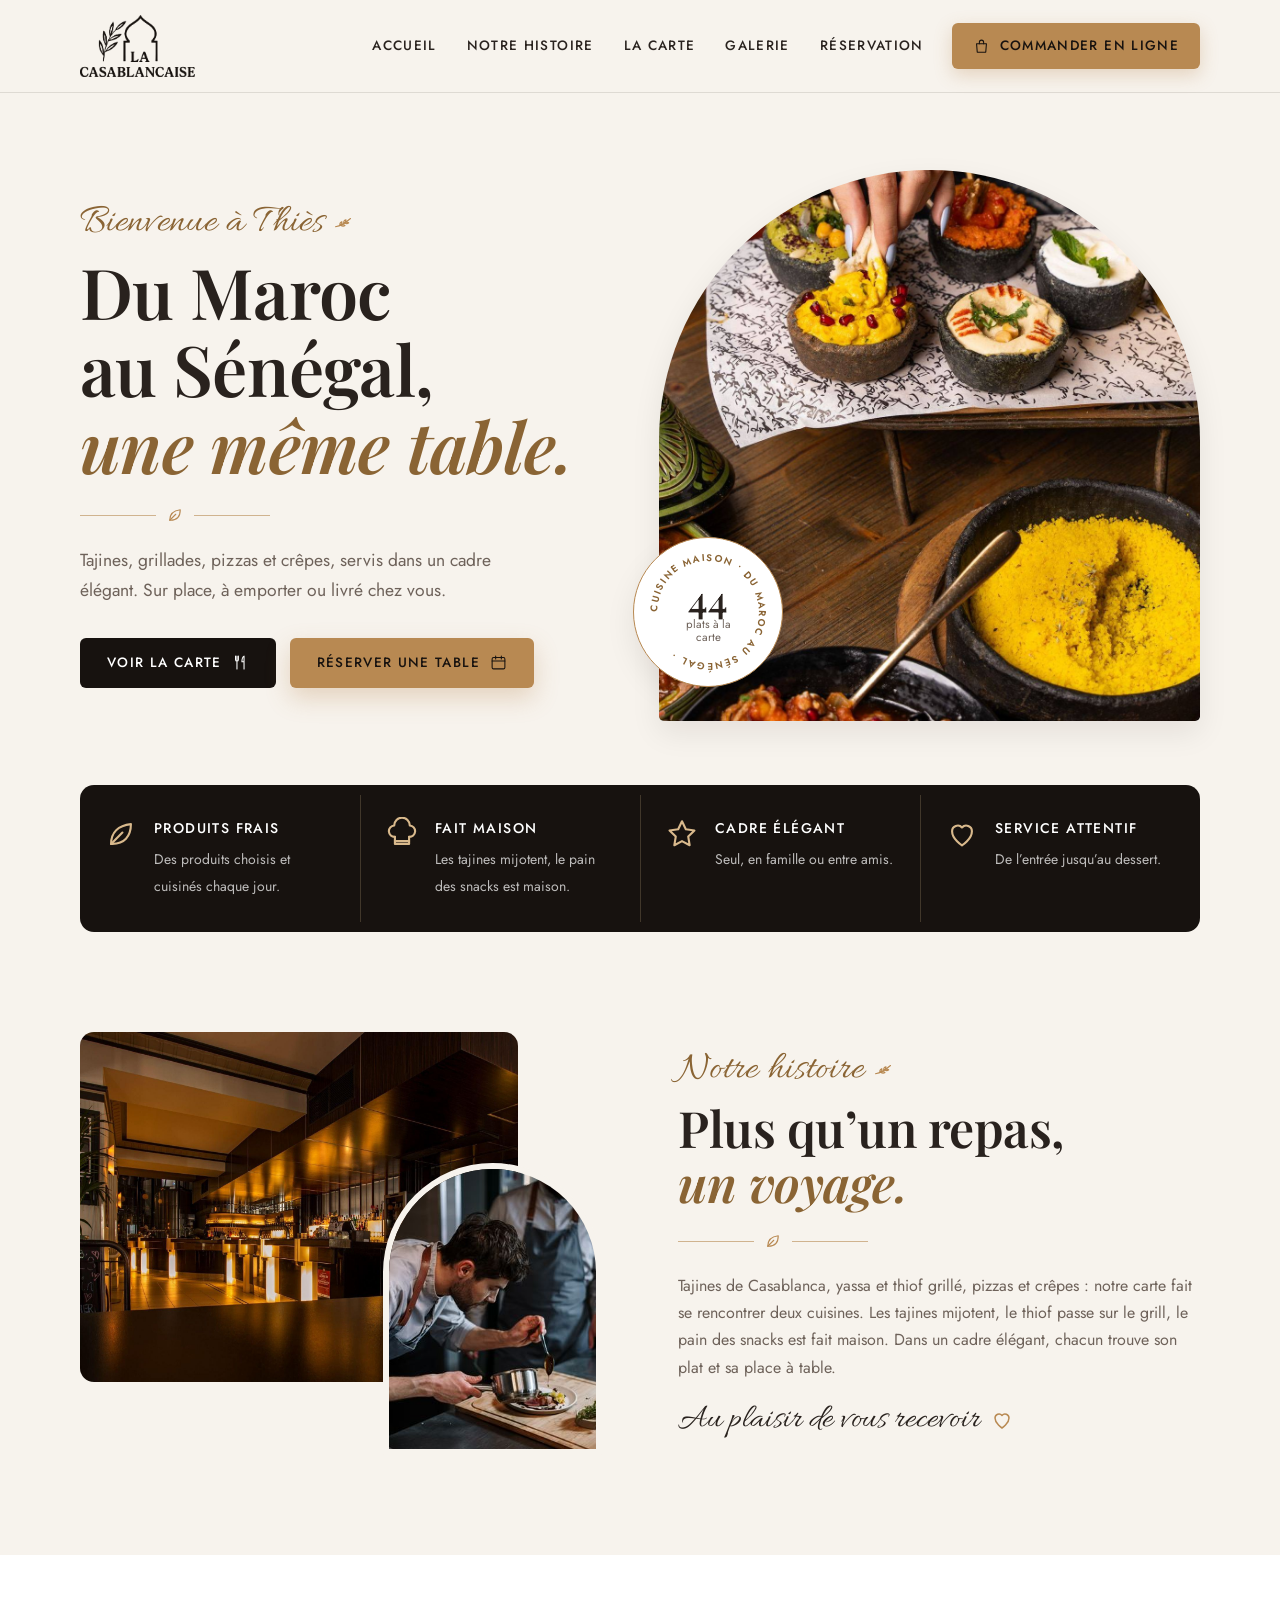
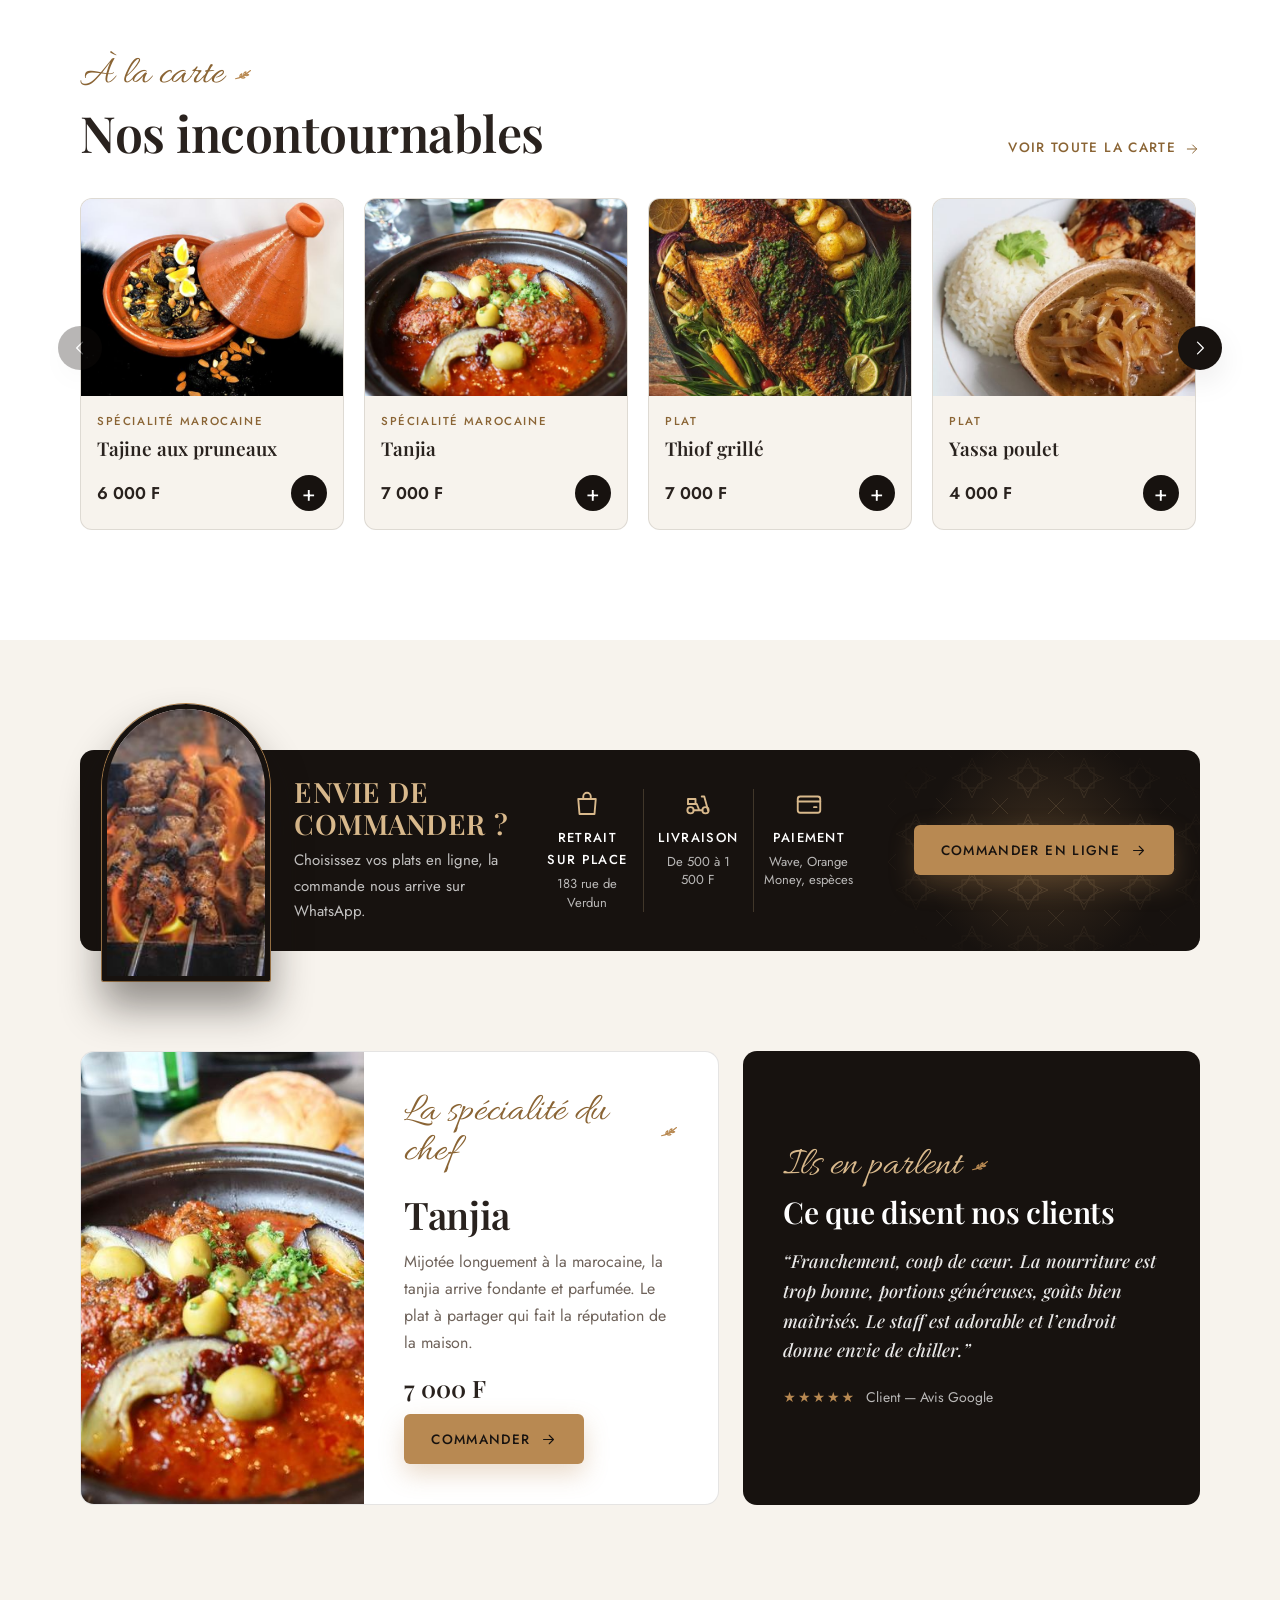
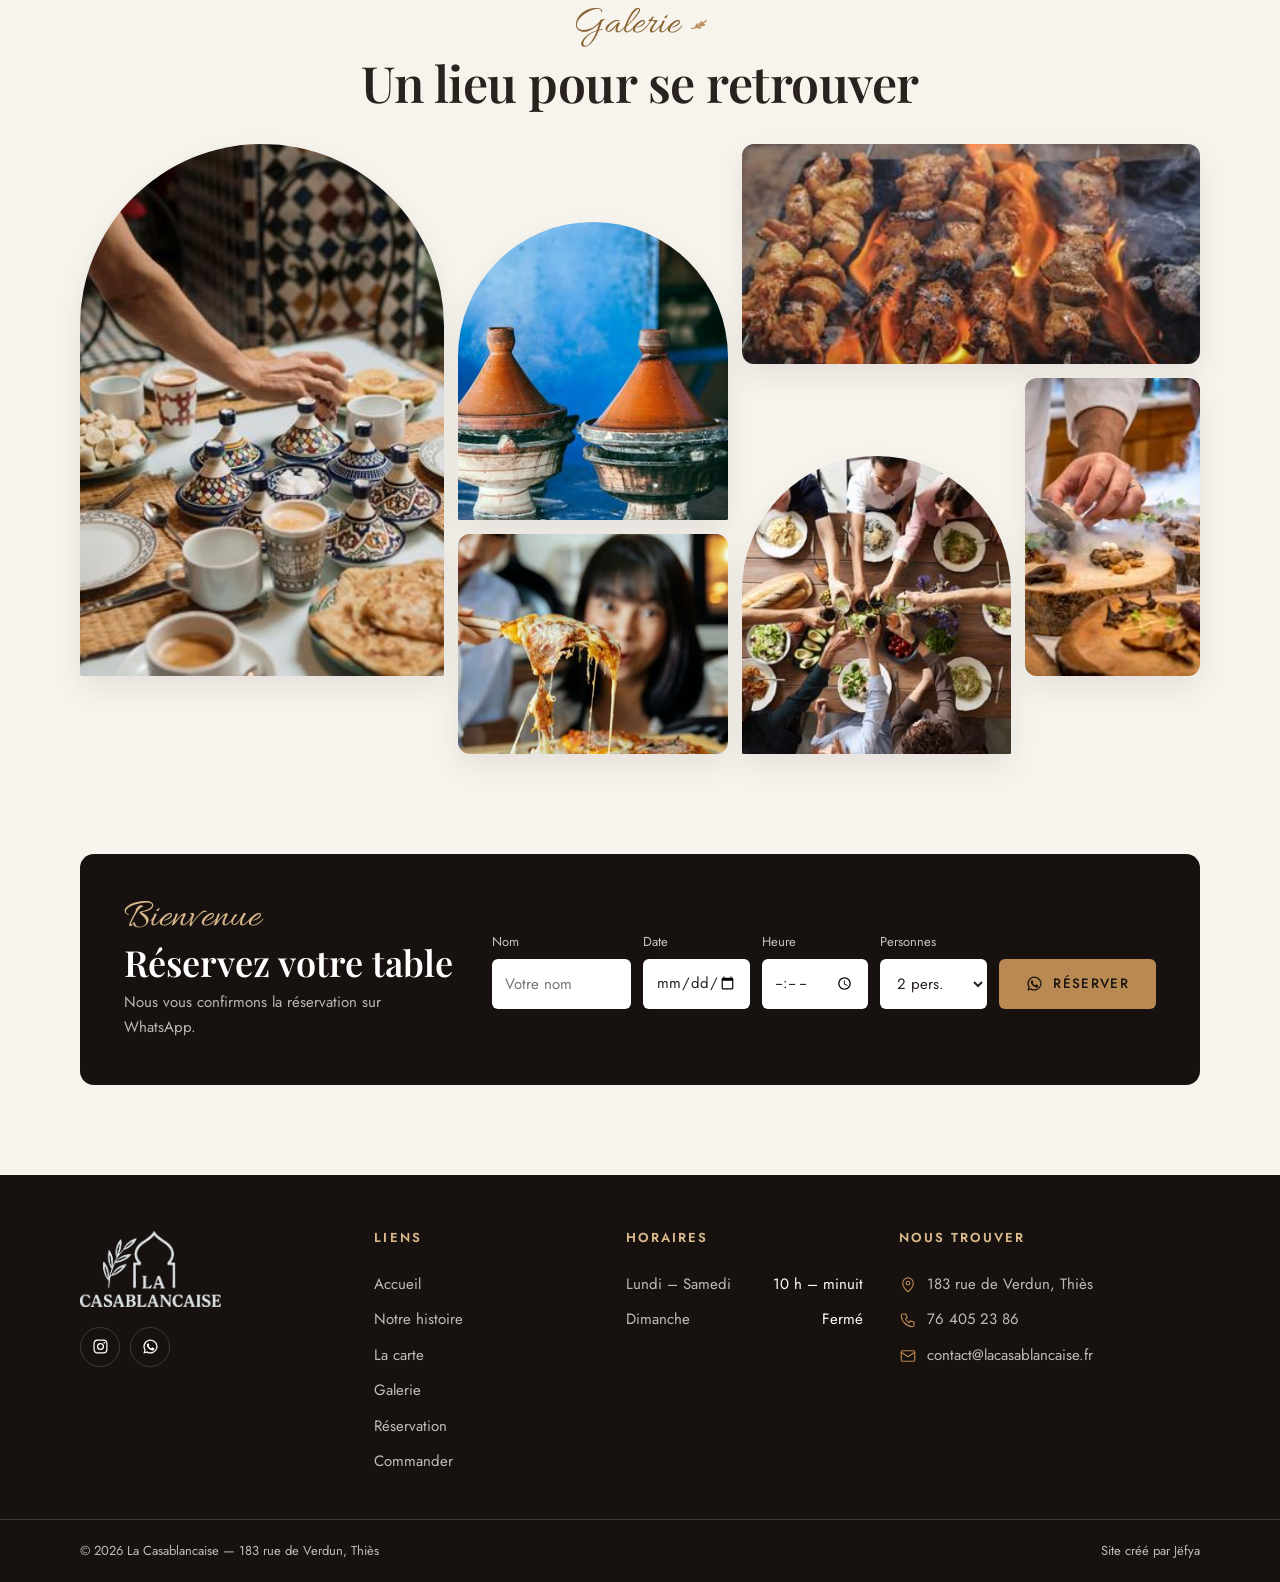
<file: index.html>
<!DOCTYPE html>
<html lang="fr">
<head>
  <meta charset="UTF-8">
  <meta name="viewport" content="width=device-width, initial-scale=1.0">
  <!-- ─── SEO & partage : à adapter pour chaque client (voir README.md) ─── -->
  <title>La Casablancaise — Restaurant, Thiès</title>
  <meta name="description" content="Restaurant à Thiès : spécialités marocaines, cuisine sénégalaise, grillades, pizzas et crêpes, dans un cadre élégant. Commande en ligne, retrait sur place ou livraison.">
  <meta name="theme-color" content="#17120F">
  <meta property="og:type" content="restaurant">
  <meta property="og:locale" content="fr_SN">
  <meta property="og:site_name" content="La Casablancaise">
  <meta property="og:title" content="La Casablancaise — Restaurant, Thiès">
  <meta property="og:description" content="Restaurant à Thiès : spécialités marocaines, cuisine sénégalaise, grillades, pizzas et crêpes, dans un cadre élégant. Commande en ligne, retrait sur place ou livraison.">
  <meta property="og:image" content="https://whiteglowdigital-ctrl.github.io/La-casablancaise/images/og.jpg">
  <meta property="og:url" content="https://whiteglowdigital-ctrl.github.io/La-casablancaise/">
  <meta property="og:image:width" content="1200">
  <meta property="og:image:height" content="630">
  <meta property="og:image:alt" content="Une table dressée à La Casablancaise, Thiès">
  <meta name="twitter:card" content="summary_large_image">
  <script type="application/ld+json">
  {
    "@context": "https://schema.org",
    "@type": "Restaurant",
    "name": "La Casablancaise",
    "image": "https://whiteglowdigital-ctrl.github.io/La-casablancaise/images/og.jpg",
    "address": { "@type": "PostalAddress", "streetAddress": "183 Rue de Verdun", "addressLocality": "Thiès", "addressCountry": "SN" },
    "telephone": "+221764052386",
    "email": "contact@lacasablancaise.fr",
    "servesCuisine": ["Marocaine", "Sénégalaise", "Grillades", "Pizzas", "Crêpes"],
    "openingHoursSpecification": [{
      "@type": "OpeningHoursSpecification",
      "dayOfWeek": ["Monday", "Tuesday", "Wednesday", "Thursday", "Friday", "Saturday"],
      "opens": "10:00", "closes": "23:59"
    }],
    "sameAs": ["https://www.instagram.com/lacasablancaise_thies"]
  }
  </script>
  <link rel="preconnect" href="https://fonts.googleapis.com">
  <link rel="preconnect" href="https://fonts.gstatic.com" crossorigin>
  <link href="https://fonts.googleapis.com/css2?family=Playfair+Display:ital,wght@0,500;0,600;0,700;1,500;1,600&family=Jost:wght@400;500;600&family=Allura&display=swap" rel="stylesheet">
  <link rel="icon" type="image/png" href="images/favicon.png">
  <link rel="apple-touch-icon" href="images/favicon.png">
  <link rel="stylesheet" href="styles.css">
  <link rel="stylesheet" href="commande.css">
</head>
<body data-page="accueil">
  <!-- ─── Écran d'ouverture : logo quelques secondes, puis le site (une fois par visite) ─── -->
  <script>
    try { if (sessionStorage.getItem('intro-vue')) document.documentElement.classList.add('intro-off'); sessionStorage.setItem('intro-vue', '1'); } catch (e) {}
  </script>
  <div class="intro" id="intro" aria-hidden="true">
    <div class="intro-in">
      <div class="intro-logo" role="img" aria-label="La Casablancaise"></div>
      <div class="intro-rule"><i></i><span>Restaurant · Thiès</span><i></i></div>
    </div>
  </div>
  <script>
    (function () {
      var el = document.getElementById('intro');
      function fin() { if (el && el.parentNode) el.parentNode.removeChild(el); }
      el.addEventListener('click', function () { el.classList.add('is-skip'); setTimeout(fin, 450); });
      el.addEventListener('animationend', function (e) { if (e.target === el) fin(); });
      setTimeout(fin, 4200); // filet de sécurité
    })();
  </script>
  <a class="skip" href="#carte">Aller à la carte</a>

  <!-- Le contenu de chaque bloc est injecté par render.js à partir de content.js -->
  <header class="header" id="header"></header>

  <main>
    <section class="hero" id="accueil"></section>
    <div class="features" id="features"></div>
    <section class="about section" id="histoire"></section>
    <section class="signature section" id="carte"></section>
    <section class="promo" id="promo"></section>
    <section class="special section" id="special"></section>
    <section class="gallery section" id="galerie"></section>
    <section class="reservation" id="reservation"></section>
  </main>

  <footer class="footer" id="footer"></footer>

  <!-- ordre de chargement : données → rendu -->
  <script src="content.js"></script>
  <script src="render.js"></script>
</body>
</html>
</file>
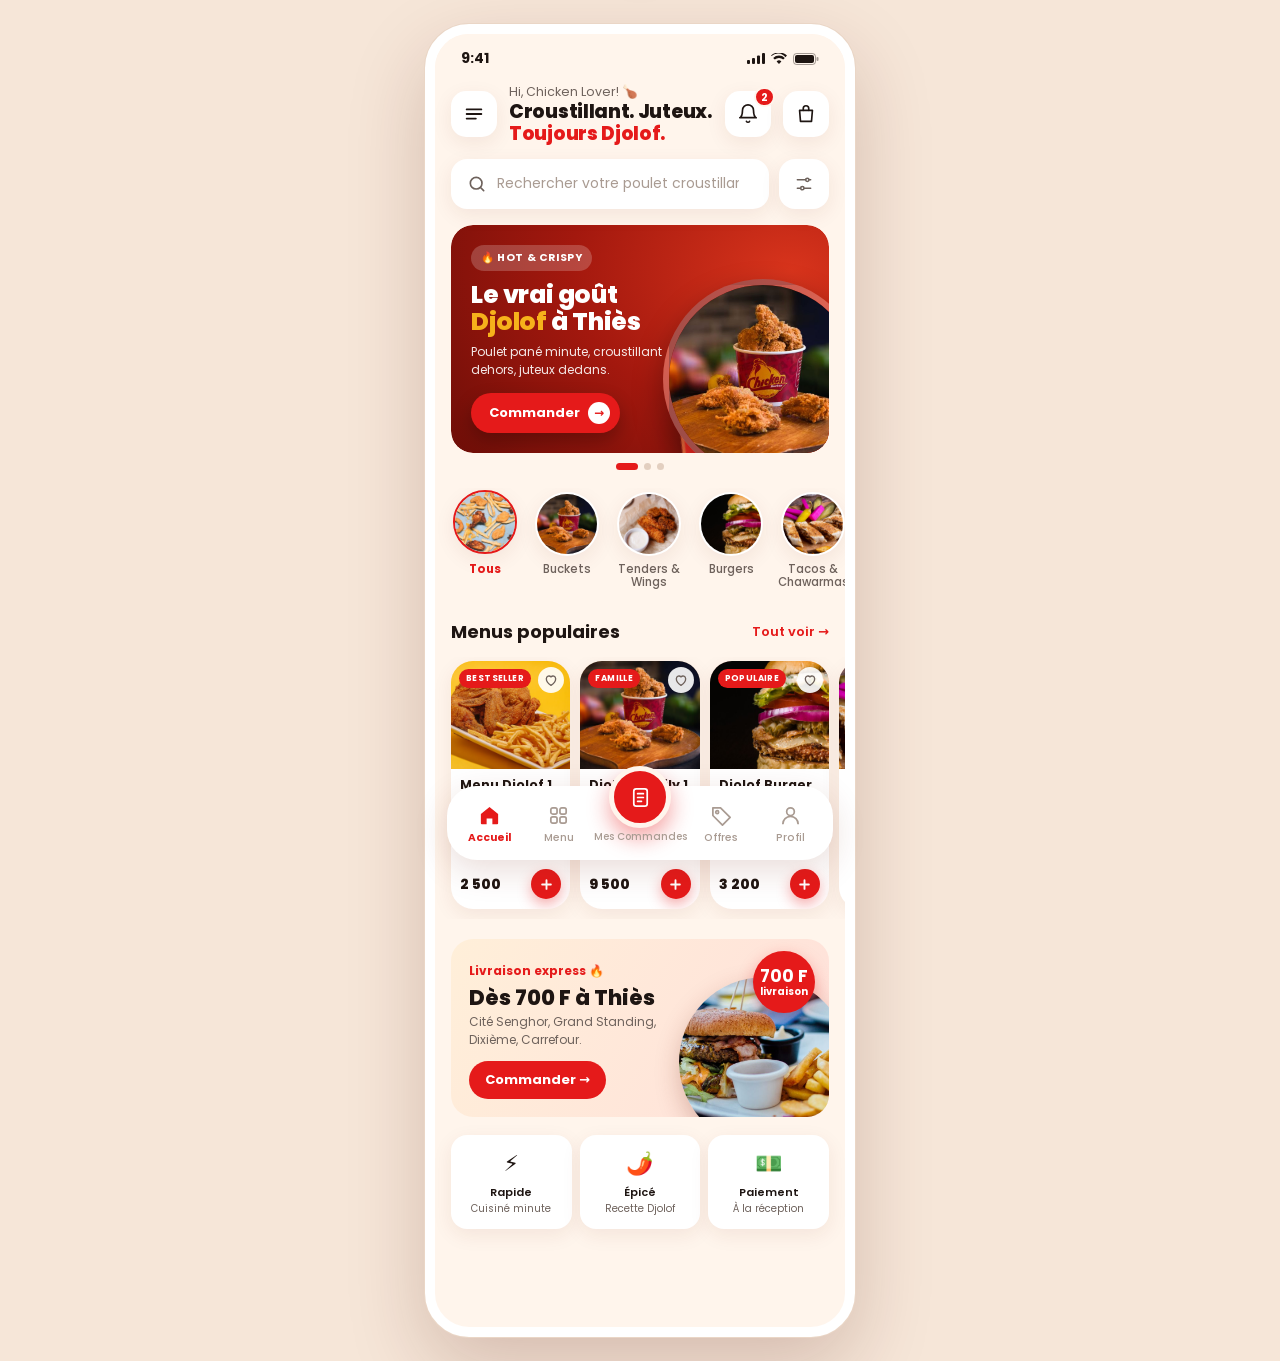
<file: djolof-chicken/index.html>
<!DOCTYPE html>
<html lang="fr">
<head>
  <meta charset="UTF-8">
  <meta name="viewport" content="width=device-width, initial-scale=1.0, viewport-fit=cover">
  <title>Djolof Chicken Thiès — Commander</title>
  <meta name="description" content="Commandez chez Djolof Chicken Thiès : buckets, burgers, tacos et chawarmas. Livraison dans Thiès ou retrait sur place, commande envoyée sur WhatsApp.">
  <meta name="theme-color" content="#E51A1A">
  <link rel="preconnect" href="https://fonts.googleapis.com">
  <link rel="preconnect" href="https://fonts.gstatic.com" crossorigin>
  <link href="https://fonts.googleapis.com/css2?family=Poppins:wght@400;500;600;700;800&display=swap" rel="stylesheet">

<style>
/* ═══════════════════════════════════════════════════════════
   DJOLOF CHICKEN THIÈS — prototype d'application mobile
   Couleurs : modifier uniquement ce bloc :root
   ═══════════════════════════════════════════════════════════ */
:root{
  --red:#E51A1A;          /* rouge Djolof */
  --red-dark:#B80F0F;
  --red-soft:#FDE8E6;
  --gold:#F6B21B;         /* jaune safran */
  --gold-soft:#FFF4D6;
  --cream:#FFF5EC;        /* fond crème ultra-clair */
  --white:#FFFFFF;
  --ink:#1E1512;
  --ink-2:#6E625C;
  --line:#F1E6DA;
  --green:#1FAF5A;
  --shadow:0 6px 20px rgba(120,40,20,.08);
  --shadow-lg:0 14px 40px rgba(120,40,20,.16);
  --r:22px;
  --nav-h:74px;
  --safe-b:env(safe-area-inset-bottom,0px);
}
*{box-sizing:border-box;margin:0;padding:0}
html{-webkit-text-size-adjust:100%}
html.lock{overflow:hidden}
body{
  font-family:'Poppins',system-ui,-apple-system,sans-serif;
  background:#F6E6D8;color:var(--ink);
  -webkit-font-smoothing:antialiased;
}
button,input,select,textarea{font:inherit;color:inherit}
button{cursor:pointer;border:0;background:none}
img{display:block;max-width:100%}
[hidden]{display:none!important}
:focus-visible{outline:3px solid var(--gold);outline-offset:2px}

/* ─── Cadre « application » : plein écran sur mobile, centré sur ordinateur ─── */
.app{
  position:relative;max-width:480px;min-height:100vh;margin:0 auto;
  background:var(--cream);
  padding-bottom:calc(var(--nav-h) + var(--safe-b) + 24px);
  overflow-x:hidden;
}
.status{display:none}
@media (min-width:520px){
  body{padding:24px 0}
  .app{max-width:430px;min-height:calc(100vh - 48px);border-radius:44px;border:10px solid #fff;
    box-shadow:0 0 0 1px #EAD6C6,0 30px 80px rgba(80,20,10,.2)}
  .status{display:flex;justify-content:space-between;align-items:center;padding:14px 26px 0;font-weight:700;font-size:14px;background:var(--cream)}
  .status i{display:flex;gap:6px;align-items:center}
  body .nav,body .cartbar{width:386px}
}

/* ─── En-tête ─── */
.top{
  position:sticky;top:0;z-index:30;
  background:linear-gradient(var(--cream) 82%,rgba(255,245,236,0));
  padding:calc(14px + env(safe-area-inset-top,0px)) 16px 10px;
}
.top-row{display:flex;align-items:center;gap:12px}
.icon-btn{
  position:relative;flex:none;width:46px;height:46px;border-radius:15px;
  display:grid;place-items:center;background:var(--white);box-shadow:var(--shadow);
}
.icon-btn svg{width:22px;height:22px}
.icon-btn .dot{
  position:absolute;top:-4px;right:-4px;min-width:20px;height:20px;padding:0 5px;border-radius:10px;
  background:var(--red);color:#fff;font-size:11px;font-weight:700;display:grid;place-items:center;
  border:2px solid var(--cream);
}
.icon-btn .dot.pop{animation:pop .35s ease}
@keyframes pop{50%{transform:scale(1.35)}}
.hello{flex:1;min-width:0}
.hello small{display:block;font-size:12.5px;color:var(--ink-2)}
.hello strong{display:block;font-size:19px;font-weight:800;line-height:1.15;letter-spacing:-.3px}
.hello strong em{font-style:normal;color:var(--red)}

.search{display:flex;gap:10px;margin-top:14px}
.search .filter{width:50px;height:50px;border-radius:16px}
.search label{
  flex:1;min-width:0;display:flex;align-items:center;gap:10px;height:50px;padding:0 16px;
  background:var(--white);border-radius:16px;box-shadow:var(--shadow);
}
.search svg{width:20px;height:20px;flex:none;color:var(--ink-2)}
.search input{flex:1;min-width:0;border:0;outline:0;background:none;font-size:14px}
.search input::placeholder{color:#A99B92}

/* ─── Vues ─── */
.view{padding:0 16px}
.view-title{font-size:22px;font-weight:800;margin:8px 0 4px;letter-spacing:-.3px}
.view-sub{font-size:13px;color:var(--ink-2);margin-bottom:16px}
.sec-head{display:flex;align-items:center;justify-content:space-between;margin:22px 0 12px}
.sec-head h2{font-size:18px;font-weight:700}
.link{font-size:13px;font-weight:600;color:var(--red);display:inline-flex;align-items:center;gap:4px}

/* ─── Carrousel ─── */
.hero{position:relative;margin-top:6px}
.slides{
  display:flex;overflow-x:auto;scroll-snap-type:x mandatory;gap:12px;
  scrollbar-width:none;border-radius:var(--r);
}
.slides::-webkit-scrollbar{display:none}
.slide{
  position:relative;flex:0 0 100%;scroll-snap-align:start;min-height:190px;
  border-radius:var(--r);overflow:hidden;color:#fff;padding:20px;
  background:radial-gradient(130% 150% at 90% 20%,#D8341C 0%,#A3180E 45%,#5E0B06 100%);
  display:flex;flex-direction:column;justify-content:center;
}
.slide.gold{background:radial-gradient(120% 140% at 85% 30%,#FFD15C 0%,var(--gold) 45%,#D9860B 100%);color:var(--ink)}
.slide.dark{background:radial-gradient(120% 140% at 85% 30%,#5A1A12 0%,#2A0D09 70%)}
.slide .tag{
  align-self:flex-start;font-size:10.5px;font-weight:700;letter-spacing:.6px;text-transform:uppercase;
  background:rgba(255,255,255,.2);padding:5px 10px;border-radius:20px;margin-bottom:10px;
}
.slide.gold .tag{background:rgba(255,255,255,.55)}
.slide{min-height:210px}
.slide h3{font-size:25px;font-weight:800;line-height:1.08;max-width:62%;letter-spacing:-.4px}
.slide h3 span{color:var(--gold)}
.slide.gold h3 span{color:var(--red)}
.slide p{font-size:12px;opacity:.9;margin:8px 0 14px;max-width:58%}
.slide .cta{
  align-self:flex-start;display:inline-flex;align-items:center;gap:8px;
  background:var(--red);color:#fff;font-weight:700;font-size:13px;
  padding:9px 10px 9px 18px;border-radius:30px;box-shadow:0 8px 18px rgba(0,0,0,.25);
}
.slide .cta i{width:22px;height:22px;border-radius:50%;background:#fff;color:var(--red);display:grid;place-items:center;font-style:normal;font-size:12px}
.slide .art{
  position:absolute;right:-14px;bottom:-10px;font-size:118px;line-height:1;
  filter:drop-shadow(0 12px 18px rgba(0,0,0,.35));transform:rotate(-8deg);pointer-events:none;
}
.slide .art small{position:absolute;font-size:52px;left:-34px;bottom:14px;transform:rotate(12deg)}
.slide .art-photo{
  position:absolute;right:-34px;bottom:-26px;width:200px;height:200px;border-radius:50%;overflow:hidden;
  border:6px solid rgba(255,255,255,.25);box-shadow:0 14px 30px rgba(0,0,0,.35);background:inherit;
}
.slide .art-photo img{width:100%;height:100%;object-fit:cover}
.slide > *:not(.art):not(.art-photo){position:relative;z-index:1}
.dots{display:flex;justify-content:center;gap:6px;margin-top:10px}
.dots button{width:7px;height:7px;border-radius:5px;background:#E3CFC0;transition:.25s}
.dots button.on{width:22px;background:var(--red)}

/* ─── Catégories (bulles) ─── */
.cats{
  display:flex;gap:14px;overflow-x:auto;padding:4px 16px 6px;margin:18px -16px 0;
  scrollbar-width:none;
}
.cats::-webkit-scrollbar{display:none}
.cat{flex:none;display:flex;flex-direction:column;align-items:center;gap:7px;width:68px}
.cat .bub{
  width:64px;height:64px;border-radius:50%;display:grid;place-items:center;font-size:30px;
  background:var(--white);box-shadow:var(--shadow);transition:.2s;border:2px solid transparent;
}
.cat .bub{position:relative;overflow:hidden}
.cat .bub img{position:absolute;inset:0;width:100%;height:100%;object-fit:cover}
.cat.on .bub img{opacity:.9}
.cat span{font-size:11.5px;font-weight:500;text-align:center;line-height:1.2;color:var(--ink-2)}
.cat.on .bub{background:var(--red-soft);border-color:var(--red);transform:translateY(-2px)}
.cat.on span{color:var(--red);font-weight:700}

/* ─── Cartes produits ─── */
.grid{display:grid;grid-template-columns:repeat(2,minmax(0,1fr));gap:12px}
.rail{display:flex;gap:10px;overflow-x:auto;scroll-snap-type:x mandatory;scroll-padding:0 16px;margin:0 -16px;padding:4px 16px 10px;scrollbar-width:none}
.rail::-webkit-scrollbar{display:none}
.rail .dish{flex:0 0 calc((100% - 20px) / 3);min-width:108px;scroll-snap-align:start;padding:0 0 10px;overflow:hidden}
.rail .dish-img{aspect-ratio:1/0.9;border-radius:0}
.rail .dish-emo{font-size:48px}
.rail .dish-name,.rail .dish-desc,.rail .dish-rate,.rail .dish-foot{padding:0 9px}
.rail .dish-name{font-size:12.5px;margin-top:8px}
.rail .dish-desc{font-size:10.5px}
.rail .price{font-size:14px}
.rail .price small{display:none}
.rail .add{width:30px;height:30px}
.rail .add svg{width:15px;height:15px}
.rail .badge{font-size:8.5px;padding:3px 7px}
.rail .fav{width:26px;height:26px}
.rail .empty{flex:1}
.dish{
  position:relative;background:var(--white);border-radius:var(--r);padding:10px 10px 12px;
  box-shadow:var(--shadow);display:flex;flex-direction:column;
}
.dish-img{
  position:relative;aspect-ratio:1/0.82;border-radius:18px;overflow:hidden;
  display:grid;place-items:center;
  background:radial-gradient(circle at 50% 60%,var(--gold-soft) 0%,#FFE7C2 55%,#FFD9A8 100%);
}
.dish-img.t-red{background:radial-gradient(circle at 50% 60%,#FFE9E4 0%,#FFD3C8 60%,#FFB8A6 100%)}
.dish-img.t-cool{background:radial-gradient(circle at 50% 60%,#EAF6FF 0%,#D5ECFB 60%,#BFE0F7 100%)}
.dish-img img{position:absolute;inset:0;width:100%;height:100%;object-fit:cover}
.dish-emo{font-size:62px;line-height:1;filter:drop-shadow(0 8px 10px rgba(120,40,20,.25))}
.dish-emo small{font-size:30px;margin-left:-14px;vertical-align:bottom}
.badge{
  position:absolute;top:8px;left:8px;z-index:1;font-size:9.5px;font-weight:700;letter-spacing:.4px;
  text-transform:uppercase;color:#fff;background:var(--red);padding:4px 8px;border-radius:12px;
}
.badge.gold{background:var(--gold);color:var(--ink)}
.fav{
  position:absolute;top:6px;right:6px;z-index:1;width:30px;height:30px;border-radius:50%;
  background:rgba(255,255,255,.9);display:grid;place-items:center;
}
.fav svg{width:16px;height:16px;color:var(--ink-2)}
.fav.on svg{color:var(--red);fill:var(--red)}
.dish-name{font-size:14px;font-weight:700;line-height:1.25;margin-top:10px}
.dish-desc{font-size:11.5px;color:var(--ink-2);line-height:1.35;margin-top:3px;flex:1}
.dish-rate{font-size:11px;color:var(--ink-2);margin-top:5px}
.dish-rate b{color:var(--gold);letter-spacing:1px}
.dish-foot{display:flex;align-items:center;justify-content:space-between;margin-top:8px;gap:6px}
.price{font-size:15.5px;font-weight:800;white-space:nowrap}
.price small{font-size:10px;font-weight:600;color:var(--ink-2)}
.add{
  position:relative;flex:none;width:36px;height:36px;border-radius:50%;background:var(--red);color:#fff;
  display:grid;place-items:center;box-shadow:0 6px 14px rgba(229,26,26,.35);transition:transform .15s;
}
.add:active{transform:scale(.88)}
.add svg{width:18px;height:18px}
.add .qty{
  position:absolute;top:-6px;right:-6px;min-width:19px;height:19px;padding:0 4px;border-radius:10px;
  background:var(--gold);color:var(--ink);font-size:10.5px;font-weight:800;display:grid;place-items:center;
  border:2px solid var(--white);
}
.empty{grid-column:1/-1;text-align:center;padding:30px 10px;color:var(--ink-2);font-size:14px}
.empty b{display:block;font-size:40px;margin-bottom:6px}

/* ─── Bannière promo ─── */
.promo{
  position:relative;overflow:hidden;margin-top:20px;border-radius:var(--r);padding:18px;
  background:linear-gradient(120deg,#FFEFD9,#FFE0DA);
}
.promo > *{position:relative;z-index:1}
.promo .art,.promo .promo-photo,.promo .seal{position:absolute}
.promo small{font-size:12px;font-weight:700;color:var(--red)}
.promo h3{font-size:21px;font-weight:800;line-height:1.1;margin:4px 0;max-width:62%}
.promo p{font-size:12px;color:var(--ink-2);max-width:60%}
.promo .btn-sm{margin-top:12px}
.promo .art{position:absolute;right:-6px;bottom:-12px;font-size:96px;transform:rotate(-10deg)}
.promo-photo{position:absolute;right:-20px;bottom:-30px;width:170px;height:170px;border-radius:50%;overflow:hidden;box-shadow:0 10px 24px rgba(120,40,20,.25)}
.promo-photo img{width:100%;height:100%;object-fit:cover}
.promo .seal{
  position:absolute;top:12px;right:14px;width:62px;height:62px;border-radius:50%;background:var(--red);color:#fff;
  display:grid;place-items:center;text-align:center;font-size:10px;font-weight:700;line-height:1.1;
  box-shadow:0 6px 16px rgba(229,26,26,.35);z-index:2;
}
.promo .seal b{display:block;font-size:17px}
.btn-sm{
  display:inline-flex;align-items:center;gap:8px;background:var(--red);color:#fff;font-weight:700;
  font-size:13px;padding:9px 16px;border-radius:30px;
}

/* ─── Atouts ─── */
.perks{display:grid;grid-template-columns:repeat(3,1fr);gap:8px;margin-top:18px}
.perk{background:var(--white);border-radius:16px;padding:12px 8px;text-align:center;box-shadow:var(--shadow)}
.perk b{display:block;font-size:22px}
.perk span{display:block;font-size:11px;font-weight:600;margin-top:4px}
.perk small{display:block;font-size:10px;color:var(--ink-2)}

/* ─── Liste « Menu » ─── */
.menu-group h3{font-size:16px;font-weight:700;margin:20px 0 10px;display:flex;align-items:center;gap:8px}
.row{
  display:flex;flex-direction:row;gap:12px;align-items:center;background:var(--white);border-radius:18px;padding:10px;
  box-shadow:var(--shadow);margin-bottom:10px;
}
.row .dish-img{width:84px;flex:none;aspect-ratio:1;border-radius:14px}
.row .dish-emo{font-size:40px}
.row .dish-emo small{font-size:20px;margin-left:-8px}
.row-main{flex:1;min-width:0}
.row-main .dish-name{margin-top:0}
.row .dish-foot{margin-top:6px}

/* ─── Offres / Commandes / Profil ─── */
.card{background:var(--white);border-radius:var(--r);padding:16px;box-shadow:var(--shadow);margin-bottom:12px}
.offer{display:flex;gap:14px;align-items:center;color:#fff;background:linear-gradient(120deg,var(--red),#FF5A36)}
.offer.gold{background:linear-gradient(120deg,var(--gold),#FFD15C);color:var(--ink)}
.offer.dark{background:linear-gradient(120deg,#2A0D09,#5A1A12)}
.offer .big{position:relative;flex:none;width:84px;height:84px;border-radius:50%;overflow:hidden;display:grid;place-items:center;font-size:44px;background:rgba(255,255,255,.2);border:3px solid rgba(255,255,255,.5)}
.offer .big img{position:absolute;inset:0;width:100%;height:100%;object-fit:cover}
.offer h4{font-size:16px;font-weight:800}
.offer p{font-size:12px;opacity:.9;margin:3px 0 10px}
.offer .btn-sm{background:#fff;color:var(--red)}
.hist-top{display:flex;justify-content:space-between;align-items:center;gap:8px}
.hist-ref{font-weight:800;font-size:15px}
.hist-date{font-size:11.5px;color:var(--ink-2)}
.pill{font-size:10.5px;font-weight:700;padding:4px 9px;border-radius:12px;background:var(--gold-soft);color:#9A6A00;white-space:nowrap}
.hist-lines{font-size:12.5px;color:var(--ink-2);margin:10px 0;line-height:1.55}
.hist-foot{display:flex;justify-content:space-between;align-items:center;border-top:1px dashed var(--line);padding-top:10px}
.hist-foot b{font-size:15px}
.ghost{
  display:inline-flex;align-items:center;justify-content:center;gap:6px;font-weight:600;font-size:13px;
  padding:9px 16px;border-radius:30px;border:1.5px solid var(--red);color:var(--red);background:transparent;
}
.profile-head{display:flex;align-items:center;gap:14px}
.avatar{width:62px;height:62px;border-radius:50%;background:var(--red-soft);display:grid;place-items:center;font-size:30px}
.profile-head h3{font-size:18px;font-weight:800}
.profile-head p{font-size:12.5px;color:var(--ink-2)}
.info-list{list-style:none}
.info-list li{display:flex;gap:12px;align-items:center;padding:12px 0;border-bottom:1px solid var(--line);font-size:13.5px}
.info-list li:last-child{border-bottom:0}
.info-list li > b{font-size:20px;width:28px;text-align:center}
.info-list small{display:block;color:var(--ink-2);font-size:11.5px}
.info-list a{color:inherit;text-decoration:none}

/* ─── Barre panier flottante ─── */
.cartbar{
  position:fixed;z-index:35;left:50%;transform:translate(-50%,140%);
  bottom:calc(var(--nav-h) + var(--safe-b) + 22px);
  width:min(448px,calc(100% - 32px));display:flex;align-items:center;gap:12px;
  background:var(--ink);color:#fff;border-radius:18px;padding:10px 10px 10px 14px;
  box-shadow:var(--shadow-lg);transition:transform .35s cubic-bezier(.2,.9,.3,1.2),opacity .25s,visibility .35s;
  opacity:0;visibility:hidden;
}
.cartbar.on{transform:translate(-50%,0);opacity:1;visibility:visible}
.cartbar .cb-ico{width:38px;height:38px;border-radius:12px;background:var(--red);display:grid;place-items:center;font-size:18px}
.cartbar .cb-txt{flex:1;text-align:left;font-size:12px;line-height:1.3;opacity:.85}
.cartbar .cb-txt b{display:block;font-size:15px;opacity:1}
.cartbar .cb-go{background:var(--gold);color:var(--ink);font-weight:700;font-size:13px;padding:10px 14px;border-radius:12px}

/* ─── Barre de navigation inférieure ─── */
.nav{
  position:fixed;z-index:40;left:50%;transform:translateX(-50%);bottom:0;
  width:min(456px,calc(100% - 24px));height:var(--nav-h);padding:0 8px;bottom:calc(10px + var(--safe-b));
  background:var(--white);border-radius:30px;box-shadow:0 10px 34px rgba(120,40,20,.16);
  display:grid;grid-template-columns:repeat(5,1fr);align-items:center;
}
@media (min-width:520px){.nav{bottom:40px}.cartbar{bottom:calc(var(--nav-h) + 54px)}}
.nav button{display:flex;flex-direction:column;align-items:center;gap:3px;font-size:10.5px;font-weight:500;color:#A99B92}
.nav button svg{width:23px;height:23px}
.nav button.on{color:var(--red);font-weight:700}
.nav .center{position:relative;top:-18px}
.nav .center .fab{
  width:62px;height:62px;border-radius:50%;background:var(--red);color:#fff;display:grid;place-items:center;
  box-shadow:0 10px 22px rgba(229,26,26,.4);border:5px solid var(--cream);
}
.nav .center.on .fab{background:var(--red-dark)}
.nav .center span{margin-top:-2px;white-space:nowrap;font-size:10px}

/* ─── Tiroir menu (bouton ☰) ─── */
.drawer{position:fixed;inset:0;z-index:60;visibility:hidden}
.drawer.open{visibility:visible}
.veil{position:absolute;inset:0;background:rgba(30,21,18,.45);opacity:0;transition:opacity .3s}
.drawer.open .veil,.sheet.open .veil{opacity:1}
.drawer-panel{
  position:absolute;top:0;bottom:0;left:0;width:min(300px,82%);background:var(--cream);
  padding:calc(24px + env(safe-area-inset-top,0px)) 20px 24px;transform:translateX(-100%);transition:transform .3s;
  display:flex;flex-direction:column;gap:6px;
}
.drawer.open .drawer-panel{transform:none}
.brand-mark{display:flex;align-items:center;gap:10px;margin-bottom:18px}
.brand-mark .logo{width:48px;height:48px;border-radius:14px;background:var(--red);display:grid;place-items:center;font-size:26px}
.brand-mark b{display:block;font-size:17px;font-weight:800;line-height:1.1}
.brand-mark small{font-size:11.5px;color:var(--ink-2)}
.drawer-panel a,.drawer-panel button.dl{
  display:flex;align-items:center;gap:12px;padding:12px;border-radius:14px;font-size:14px;font-weight:600;
  color:var(--ink);text-decoration:none;text-align:left;
}
.drawer-panel a:hover,.drawer-panel button.dl:hover{background:var(--white)}
.drawer-foot{margin-top:auto;font-size:11.5px;color:var(--ink-2);line-height:1.5}

/* ─── Panier : feuille coulissante ─── */
.sheet{position:fixed;inset:0;z-index:70;visibility:hidden}
.sheet.open{visibility:visible}
.sheet-panel{
  position:absolute;left:50%;bottom:0;width:min(480px,100%);max-height:94vh;max-height:94dvh;
  background:var(--cream);border-radius:28px 28px 0 0;display:flex;flex-direction:column;
  transform:translate(-50%,100%);transition:transform .38s cubic-bezier(.2,.9,.3,1);
}
.sheet.open .sheet-panel{transform:translate(-50%,0)}
.grab{width:44px;height:5px;border-radius:3px;background:#E3CFC0;margin:10px auto 0}
.sheet-top{display:flex;align-items:center;justify-content:space-between;padding:10px 18px 12px}
.sheet-top h3{font-size:19px;font-weight:800}
.x{width:38px;height:38px;border-radius:12px;background:var(--white);box-shadow:var(--shadow);font-size:16px}
.sheet-scroll{flex:1;overflow-y:auto;padding:0 16px 16px;overscroll-behavior:contain}
.block{background:var(--white);border-radius:20px;padding:14px;box-shadow:var(--shadow);margin-bottom:12px}
.block-label{display:flex;align-items:center;gap:8px;font-size:12px;font-weight:700;text-transform:uppercase;letter-spacing:.5px;color:var(--ink-2);margin-bottom:10px}
.line{display:flex;align-items:center;gap:10px;padding:8px 0;border-bottom:1px solid var(--line)}
.line:last-of-type{border-bottom:0}
.line .thumb{width:48px;height:48px;border-radius:12px;flex:none;display:grid;place-items:center;font-size:26px;background:var(--gold-soft);overflow:hidden}
.line .thumb img{width:100%;height:100%;object-fit:cover}
.line-name{flex:1;min-width:0;font-size:13.5px;font-weight:600;line-height:1.25}
.line-name small{display:block;font-weight:700;color:var(--red);font-size:12.5px;margin-top:2px}
.stepper{display:flex;align-items:center;gap:2px;background:var(--cream);border-radius:20px;padding:3px}
.stepper button{width:28px;height:28px;border-radius:50%;background:var(--white);font-weight:700;font-size:16px;box-shadow:0 2px 6px rgba(0,0,0,.06)}
.stepper button[data-inc]{background:var(--red);color:#fff}
.stepper b{min-width:24px;text-align:center;font-size:13.5px}
.trash{width:30px;height:30px;border-radius:50%;color:#A99B92;display:grid;place-items:center}
.trash svg{width:17px;height:17px}
.sum{display:flex;justify-content:space-between;font-size:13.5px;color:var(--ink-2);margin-top:8px}
.sum small{font-size:11.5px}
.total{display:flex;justify-content:space-between;align-items:baseline;border-top:1.5px dashed var(--line);margin-top:10px;padding-top:10px;font-weight:700}
.total b{font-size:20px;color:var(--red);font-weight:800}
.field{display:block;margin-bottom:10px}
.field > span{display:block;font-size:12.5px;font-weight:600;margin-bottom:5px}
.field input,.field select,.field textarea{
  width:100%;border:1.5px solid var(--line);background:var(--cream);border-radius:14px;padding:12px 14px;font-size:14px;outline:0;
  appearance:none;-webkit-appearance:none;
}
.field select{background-image:url("data:image/svg+xml,%3Csvg xmlns='http://www.w3.org/2000/svg' width='12' height='8' viewBox='0 0 12 8'%3E%3Cpath d='M1 1l5 5 5-5' stroke='%236E625C' stroke-width='2' fill='none'/%3E%3C/svg%3E");background-repeat:no-repeat;background-position:right 14px center;padding-right:36px}
.field input:focus,.field select:focus,.field textarea:focus{border-color:var(--red);background:#fff}
.field textarea{resize:vertical;min-height:64px}
.err{display:none;font-size:11.5px;color:var(--red);font-weight:600;margin-top:5px}
.is-bad .err,.is-bad + .err{display:block}
.field.is-bad input,.field.is-bad select{border-color:var(--red);background:#FFF5F4}
.opts{display:grid;grid-template-columns:1fr 1fr;gap:10px}
.opt input{position:absolute;opacity:0;pointer-events:none}
.opt span{
  display:flex;flex-direction:column;align-items:center;text-align:center;gap:4px;padding:14px 8px;border-radius:16px;
  border:2px solid var(--line);background:var(--cream);font-weight:700;font-size:13.5px;cursor:pointer;transition:.2s;height:100%;
}
.opt span b{font-size:26px}
.opt span small{font-weight:500;font-size:11px;color:var(--ink-2)}
.opt input:checked + span{border-color:var(--red);background:var(--red-soft);color:var(--red)}
.opt input:focus-visible + span{outline:3px solid var(--gold);outline-offset:2px}
.opts.is-bad .opt span{border-color:#F5A3A3}
.sub-fields{margin-top:12px}
.pickup{margin-top:12px;display:flex;gap:10px;align-items:flex-start;background:var(--gold-soft);border-radius:14px;padding:12px;font-size:12.5px;line-height:1.45}
.pickup b{font-size:20px}
.fee-hint{font-size:11.5px;color:var(--ink-2);margin-top:-4px;margin-bottom:6px}
.sheet-foot{padding:12px 16px calc(14px + var(--safe-b));background:var(--white);border-radius:24px 24px 0 0;box-shadow:0 -8px 24px rgba(120,40,20,.08)}
.send{
  width:100%;display:flex;align-items:center;justify-content:center;gap:10px;min-height:56px;border-radius:18px;
  background:var(--red);color:#fff;font-weight:800;font-size:14px;letter-spacing:.2px;text-transform:uppercase;text-decoration:none;
  box-shadow:0 10px 22px rgba(229,26,26,.35);padding:0 14px;
}
.send svg{width:22px;height:22px;flex:none}
.send-hint{font-size:11px;color:var(--ink-2);text-align:center;margin-top:8px}
.done{text-align:center;padding:24px 8px}
.done .big{font-size:64px}
.done h4{font-size:20px;font-weight:800;margin:6px 0}
.done p{font-size:13.5px;color:var(--ink-2);line-height:1.5}
.done .ref{display:inline-block;font-weight:800;color:var(--red);background:var(--red-soft);padding:2px 8px;border-radius:8px}
.done-actions{display:flex;flex-direction:column;gap:10px;margin-top:20px}

/* ─── Toast ─── */
.toast{
  position:fixed;z-index:80;left:50%;top:calc(16px + env(safe-area-inset-top,0px));transform:translate(-50%,calc(-100% - 60px));
  background:var(--ink);color:#fff;font-size:13px;font-weight:600;padding:10px 16px;border-radius:14px;
  box-shadow:var(--shadow-lg);transition:transform .3s;max-width:calc(100% - 32px);text-align:center;
}
.toast.on{transform:translate(-50%,0)}

@media (max-width:360px){
  .grid{gap:9px}
  .dish-emo{font-size:52px}
  .price{font-size:14px}
  .slide h3{font-size:21px}
}
@media (prefers-reduced-motion:reduce){*{transition:none!important;animation:none!important;scroll-behavior:auto!important}}
</style>
</head>
<body>
<div class="app" id="app">
  <div class="status" aria-hidden="true"><span>9:41</span><i><svg width="18" height="11" viewBox="0 0 18 11" fill="currentColor"><rect x="0" y="7" width="3" height="4" rx="1"/><rect x="5" y="5" width="3" height="6" rx="1"/><rect x="10" y="2.5" width="3" height="8.5" rx="1"/><rect x="15" y="0" width="3" height="11" rx="1"/></svg><svg width="16" height="11" viewBox="0 0 16 11" fill="currentColor"><path d="M8 11 5.6 8.4a3.4 3.4 0 0 1 4.8 0Zm-4.2-4.4-1.6-1.7a8.3 8.3 0 0 1 11.6 0l-1.6 1.7a6 6 0 0 0-8.4 0ZM.5 3.1 0 2.6a11.5 11.5 0 0 1 16 0l-1.6 1.7A9.2 9.2 0 0 0 .5 3.1Z"/></svg><svg width="26" height="12" viewBox="0 0 26 12"><rect x=".5" y=".5" width="22" height="11" rx="3" fill="none" stroke="currentColor" opacity=".4"/><rect x="2" y="2" width="19" height="8" rx="2" fill="currentColor"/><rect x="23.5" y="4" width="2" height="4" rx="1" fill="currentColor" opacity=".4"/></svg></i></div>

  <!-- ─── En-tête ─── -->
  <header class="top">
    <div class="top-row">
      <button class="icon-btn" type="button" id="menuBtn" aria-label="Ouvrir le menu" aria-controls="drawer">
        <svg viewBox="0 0 24 24" fill="none" stroke="currentColor" stroke-width="2" stroke-linecap="round"><path d="M4 7h16M4 12h16M4 17h10"/></svg>
      </button>
      <div class="hello">
        <small>Hi, Chicken Lover! 🍗</small>
        <strong>Croustillant. Juteux.<br><em>Toujours Djolof.</em></strong>
      </div>
      <button class="icon-btn" type="button" id="notifBtn" aria-label="Notifications : voir les offres">
        <svg viewBox="0 0 24 24" fill="none" stroke="currentColor" stroke-width="1.8" stroke-linecap="round" stroke-linejoin="round"><path d="M6 8a6 6 0 1 1 12 0c0 7 3 8 3 8H3s3-1 3-8"/><path d="M10.3 20a1.9 1.9 0 0 0 3.4 0"/></svg>
        <span class="dot">2</span>
      </button>
      <button class="icon-btn" type="button" id="bagBtn" aria-label="Ouvrir le panier" aria-controls="sheet">
        <svg viewBox="0 0 24 24" fill="none" stroke="currentColor" stroke-width="1.8" stroke-linecap="round" stroke-linejoin="round"><path d="M5 8h14l-1 12H6Z"/><path d="M9 8V6a3 3 0 0 1 6 0v2"/></svg>
        <span class="dot" id="bagCount" hidden>0</span>
      </button>
    </div>
    <div class="search" role="search">
      <label>
        <svg viewBox="0 0 24 24" fill="none" stroke="currentColor" stroke-width="2" stroke-linecap="round"><circle cx="11" cy="11" r="7"/><path d="m20 20-3.5-3.5"/></svg>
        <input type="search" id="q" placeholder="Rechercher votre poulet croustillant..." aria-label="Rechercher un plat" autocomplete="off">
      </label>
      <button class="icon-btn filter" type="button" data-go="menu" aria-label="Voir tout le menu par catégorie">
        <svg viewBox="0 0 24 24" fill="none" stroke="currentColor" stroke-width="1.8" stroke-linecap="round"><path d="M4 7h10M18 7h2M4 17h4M12 17h8"/><circle cx="16" cy="7" r="2"/><circle cx="10" cy="17" r="2"/></svg>
      </button>
    </div>
  </header>

  <!-- ─── Vues (construites par le script) ─── -->
  <main>
    <section class="view" data-view="home" id="vHome"></section>
    <section class="view" data-view="menu" id="vMenu" hidden></section>
    <section class="view" data-view="orders" id="vOrders" hidden></section>
    <section class="view" data-view="offers" id="vOffers" hidden></section>
    <section class="view" data-view="profile" id="vProfile" hidden></section>
  </main>
</div>

<!-- ─── Barre panier flottante ─── -->
<button class="cartbar" id="cartbar" type="button" aria-controls="sheet">
  <span class="cb-ico">🛍️</span>
  <span class="cb-txt" id="cartbarTxt" aria-live="polite"></span>
  <span class="cb-go">Voir le panier →</span>
</button>

<!-- ─── Barre de navigation ─── -->
<nav class="nav" aria-label="Navigation principale">
  <button type="button" data-go="home" class="on" aria-current="page">
    <svg viewBox="0 0 24 24" fill="currentColor"><path d="M3 10.5 12 3l9 7.5V20a1 1 0 0 1-1 1h-5v-6h-6v6H4a1 1 0 0 1-1-1Z"/></svg>Accueil
  </button>
  <button type="button" data-go="menu">
    <svg viewBox="0 0 24 24" fill="none" stroke="currentColor" stroke-width="1.8"><rect x="4" y="4" width="6.5" height="6.5" rx="2"/><rect x="13.5" y="4" width="6.5" height="6.5" rx="2"/><rect x="4" y="13.5" width="6.5" height="6.5" rx="2"/><rect x="13.5" y="13.5" width="6.5" height="6.5" rx="2"/></svg>Menu
  </button>
  <button type="button" data-go="orders" class="center">
    <span class="fab"><svg viewBox="0 0 24 24" fill="none" stroke="currentColor" stroke-width="1.8" stroke-linecap="round"><rect x="5" y="3" width="14" height="18" rx="2.5"/><path d="M9 8h6M9 12h6M9 16h4"/></svg></span>
    <span>Mes Commandes</span>
  </button>
  <button type="button" data-go="offers">
    <svg viewBox="0 0 24 24" fill="none" stroke="currentColor" stroke-width="1.8" stroke-linejoin="round"><path d="M3 12V4h8l10 10-8 8Z"/><circle cx="7.5" cy="8.5" r="1.5"/></svg>Offres
  </button>
  <button type="button" data-go="profile">
    <svg viewBox="0 0 24 24" fill="none" stroke="currentColor" stroke-width="1.8"><circle cx="12" cy="8" r="4"/><path d="M4 21a8 8 0 0 1 16 0"/></svg>Profil
  </button>
</nav>

<!-- ─── Tiroir latéral ─── -->
<div class="drawer" id="drawer" aria-hidden="true">
  <div class="veil" data-close-drawer></div>
  <aside class="drawer-panel" role="dialog" aria-modal="true" aria-label="Menu">
    <div class="brand-mark"><span class="logo">🍗</span><span><b>Djolof Chicken</b><small>Thiès · EDK Oil, Route de Dakar</small></span></div>
    <button class="dl" type="button" data-go="home">🏠 Accueil</button>
    <button class="dl" type="button" data-go="menu">📋 Toute la carte</button>
    <button class="dl" type="button" data-go="orders">🧾 Mes commandes</button>
    <button class="dl" type="button" data-go="offers">🏷️ Offres</button>
    <a id="callLink" href="#">📞 Appeler le restaurant</a>
    <a id="mapLink" href="#" target="_blank" rel="noopener">📍 Itinéraire</a>
    <p class="drawer-foot">Prototype de démonstration — commande transmise sur WhatsApp, paiement à la réception.</p>
  </aside>
</div>

<!-- ─── Panier + formulaire (feuille) ─── -->
<div class="sheet" id="sheet" aria-hidden="true">
  <div class="veil" data-close></div>
  <section class="sheet-panel" role="dialog" aria-modal="true" aria-labelledby="coTitle">
    <div class="grab" aria-hidden="true"></div>
    <div class="sheet-top"><h3 id="coTitle">Mon panier 🛍️</h3><button class="x" type="button" data-close aria-label="Fermer">✕</button></div>
    <div class="sheet-scroll" id="coScroll">
      <form id="coForm" novalidate>
        <div class="block">
          <span class="block-label">🍗 Mes plats</span>
          <div id="coLines"></div>
          <div class="sum"><span>Sous-total</span><span id="coSub"></span></div>
          <div class="sum"><span>Livraison <small id="coZoneName"></small></span><span id="coFee"></span></div>
          <div class="total"><span>Total à payer</span><b id="coTotal"></b></div>
        </div>

        <div class="block">
          <span class="block-label">👤 Mes coordonnées</span>
          <label class="field"><span>Nom complet</span><input name="name" autocomplete="name" placeholder="Ex. Awa Ndiaye" required><p class="err">Indiquez votre nom.</p></label>
          <label class="field"><span>Téléphone</span><input name="phone" type="tel" inputmode="tel" autocomplete="tel" placeholder="77 123 45 67" required><p class="err">Numéro sénégalais à 9 chiffres, ex. 77 123 45 67.</p></label>
        </div>

        <div class="block">
          <span class="block-label" id="lblMode">🛵 Livraison ou retrait ?</span>
          <div class="opts" role="radiogroup" aria-labelledby="lblMode">
            <label class="opt"><input type="radio" name="mode" value="livraison"><span><b>🛵</b>Livraison<small>À domicile dans Thiès</small></span></label>
            <label class="opt"><input type="radio" name="mode" value="retrait"><span><b>🏪</b>Retrait<small>Sur place · gratuit</small></span></label>
          </div>
          <p class="err" id="modeErr">Choisissez livraison ou retrait.</p>
          <div class="sub-fields" id="delivFields" hidden>
            <label class="field"><span>Quartier</span><select name="zone" id="zoneSel"></select><p class="err">Choisissez votre quartier.</p></label>
            <p class="fee-hint" id="feeHint"></p>
            <label class="field"><span>Adresse / repère (facultatif)</span><input name="addr" placeholder="Ex. près de la pharmacie, maison bleue"></label>
          </div>
          <div class="pickup" id="pickupInfo" hidden></div>
        </div>

        <div class="block">
          <span class="block-label">📝 Note pour la cuisine</span>
          <label class="field"><span>Une précision ? (facultatif)</span><textarea name="note" rows="2" placeholder="Ex. bien épicé, sans oignons, sauce à part…"></textarea></label>
        </div>
      </form>
    </div>
    <div class="sheet-foot" id="coFoot">
      <button class="send" type="submit" form="coForm">
        <svg viewBox="0 0 24 24" fill="currentColor" aria-hidden="true"><path d="M12 2a10 10 0 0 0-8.6 15.1L2 22l5-1.3A10 10 0 1 0 12 2Zm0 18.2a8.2 8.2 0 0 1-4.2-1.2l-.3-.2-3 .8.8-2.9-.2-.3A8.2 8.2 0 1 1 12 20.2Zm4.5-6.1c-.2-.1-1.5-.7-1.7-.8-.2-.1-.4-.1-.6.1l-.8 1c-.1.2-.3.2-.5.1a6.7 6.7 0 0 1-3.3-2.9c-.2-.4.2-.4.7-1.3.1-.2 0-.3 0-.4l-.8-1.9c-.2-.5-.4-.4-.6-.4h-.5a1 1 0 0 0-.7.3 3 3 0 0 0-.9 2.2 5.2 5.2 0 0 0 1.1 2.8 11.9 11.9 0 0 0 4.6 4c1.7.7 2.4.8 3.2.7.5-.1 1.5-.6 1.7-1.2.2-.6.2-1.1.2-1.2l-.4-.2Z"/></svg>
        Valider ma commande via WhatsApp
      </button>
      <p class="send-hint">WhatsApp s'ouvre avec votre ticket — il reste à appuyer sur Envoyer.</p>
    </div>
  </section>
</div>

<div class="toast" id="toast" role="status" aria-live="polite"></div>

<script>
/* ═══════════════════════════════════════════════════════════
   1 · DONNÉES DU RESTAURANT — seule partie à modifier
   ═══════════════════════════════════════════════════════════ */
/* Photos libres de droits Pexels (licence Pexels : usage commercial gratuit, sans attribution),
   copiées dans images/ ; le nom du fichier = numéro de la photo sur pexels.com */
const IMG = (id) => `images/${id}.jpg`;

const DATA = {
  brand: 'Djolof Chicken Thiès',
  whatsapp: '221339511434',               // format 221XXXXXXXXX, sans + ni espaces
  phoneHref: 'tel:+221339511434',
  mapsUrl: 'https://www.google.com/maps/search/?api=1&query=Djolof+Chicken+EDK+Oil+Thi%C3%A8s',
  refPrefix: 'DC',
  pickup: { name: 'Retrait sur place', address: 'EDK Oil Thiès, Route de Dakar / Nguinth' },
  zones: [
    { name: 'Zone A', fee: 700,  quartiers: ['Cité Senghor', 'Grand Standing', 'Dixième', 'Carrefour'] },
    { name: 'Zone B', fee: 1000, quartiers: ['Nguinth', 'Keur Mame Elhadji', 'Thialy'] }
  ],
  cats: [
    { id: 'all',    label: 'Tous',              icon: '🍽️', img: IMG(6941027) },
    { id: 'bucket', label: 'Buckets',           icon: '🍗', img: IMG(5474676) },
    { id: 'tender', label: 'Tenders & Wings',   icon: '🌶️', img: IMG(29653191) },
    { id: 'burger', label: 'Burgers',           icon: '🍔', img: IMG(19247582) },
    { id: 'tacos',  label: 'Tacos & Chawarmas', icon: '🌯', img: IMG(18177335) },
    { id: 'plate',  label: 'Assiettes',         icon: '🍽️', img: IMG(1352264) },
    { id: 'pizza',  label: 'Pizzas',            icon: '🍕', img: IMG(14590497) },
    { id: 'drink',  label: 'Frites & Boissons', icon: '🍟', img: IMG(27758755) }
  ],
  /* Carte Djolof Chicken EDK Thiès (prix en F CFA).
     src : 'edk'   = prix affiché sur la fiche Yassir de Djolof Chicken EDK Thiès ;
           'thies' = prix donné pour Thiès (fiche Yassir Nguinth ou tarifs communiqués) ;
           'web'   = prix relevé ailleurs (Dakar, annuaires) : À CONFIRMER avec le restaurant.
     Les menus poulet sont « Épuisé » sur Yassir : leur prix n'y est pas affiché. */
  items: [
    { id: 'djolof1', cat: 'bucket', name: 'Menu Djolof 1', desc: '2 pcs poulet + frites + canette · classique ou épicé', price: 2500, emo: '🍗', side: '', badge: 'Bestseller', rate: '4.8', src: 'thies', img: IMG(12118979) },
    { id: 'djolof2', cat: 'bucket', name: 'Menu Djolof 2', desc: '3 pcs poulet + frites + soda', price: 3500, emo: '🍗', side: '', badge: '', rate: '4.7', src: 'web', img: IMG(15390177) },
    { id: 'djolof3', cat: 'bucket', name: 'Menu Djolof 3', desc: '5 pcs poulet + frites + soda', price: 5500, emo: '🍗', side: '', badge: '', rate: '4.7', src: 'web', img: IMG(7734563) },
    { id: 'family1', cat: 'bucket', name: 'Djolof Family 1', desc: '8 pcs poulet + frites + boisson GM', price: 9500, emo: '🍗', side: '', badge: 'Famille', rate: '4.8', src: 'thies', img: IMG(5474676) },
    { id: 'family2', cat: 'bucket', name: 'Djolof Family 2', desc: '15 pcs poulet + frites + boisson GM', price: 16500, emo: '🍗', side: '', badge: 'XXL', rate: '4.9', src: 'thies', img: IMG(14686448) },
    { id: 'family3', cat: 'bucket', name: 'Djolof Family 3', desc: '22 pcs poulet + frites + boisson magnum', price: 21500, emo: '🍗', side: '', badge: 'Géant', rate: '4.9', src: 'thies', img: IMG(6941027) },
    { id: 'wings4', cat: 'tender', name: 'Djolof Wings 4 pcs', desc: '4 ailes de poulet épicées', price: 2000, emo: '🌶️', side: '', badge: 'Épicé', rate: '4.6', src: 'web', img: IMG(13785146) },
    { id: 'wings8', cat: 'tender', name: 'Djolof Wings 8 pcs', desc: '8 ailes de poulet épicées', price: 3500, emo: '🌶️', side: '', badge: 'Épicé', rate: '4.6', src: 'web', img: IMG(6941026) },
    { id: 'tender4', cat: 'tender', name: 'Djolof Tender 4 pcs', desc: '4 tenders + frites + soda', price: 2800, emo: '🍗', side: '', badge: '', rate: '4.7', src: 'web', img: IMG(29653191) },
    { id: 'tender8', cat: 'tender', name: 'Djolof Tender 8 pcs', desc: '8 tenders + frites + soda', price: 4800, emo: '🍗', side: '', badge: '', rate: '4.7', src: 'web', img: IMG(11118936) },
    { id: 'nuggets5', cat: 'tender', name: 'Djolof Nuggets 5 pcs', desc: '5 nuggets + frites', price: 2000, emo: '🍗', side: '', badge: '', rate: '4.5', src: 'web', img: IMG(15529775) },
    { id: 'nuggets10', cat: 'tender', name: 'Djolof Nuggets 10 pcs', desc: '10 nuggets + frites', price: 3000, emo: '🍗', side: '', badge: '', rate: '4.5', src: 'web', img: IMG(15529775) },
    { id: 'popcornpm', cat: 'tender', name: 'Djolof Popcorn PM', desc: 'Poulet pop-corn, petit modèle', price: 1800, emo: '🍿', side: '', badge: '', rate: '4.6', src: 'web', img: IMG(4253705) },
    { id: 'popcorngm', cat: 'tender', name: 'Djolof Popcorn GM', desc: 'Poulet pop-corn, grand modèle', price: 2500, emo: '🍿', side: '', badge: '', rate: '4.6', src: 'thies', img: IMG(4253705) },
    { id: 'crevettepm', cat: 'tender', name: 'Djolof Crevette PM', desc: 'Crevettes panées, petit modèle', price: 2500, emo: '🦐', side: '', badge: '', rate: '4.5', src: 'web', img: IMG(16694957) },
    { id: 'crevettegm', cat: 'tender', name: 'Djolof Crevette GM', desc: 'Crevettes panées, grand modèle', price: 4500, emo: '🦐', side: '', badge: '', rate: '4.6', src: 'thies', img: IMG(24405873) },
    { id: 'djolofburger', cat: 'burger', name: 'Djolof Burger', desc: 'Le burger signature Djolof', price: 3200, emo: '🍔', side: '', badge: 'Populaire', rate: '4.7', src: 'thies', img: IMG(19247582), tint: 'red' },
    { id: 'fish', cat: 'burger', name: 'Djolof Burger Fish', desc: 'Burger poisson + frites + soda', price: 3000, emo: '🍔', side: '', badge: '', rate: '4.5', src: 'web', img: IMG(5860588), tint: 'red' },
    { id: 'cheese', cat: 'burger', name: 'Cheese Burger', desc: 'Steak, cheddar fondant, sauce maison', price: 1500, emo: '🍔', side: '', badge: '', rate: '4.5', src: 'edk', img: IMG(19247562), tint: 'red' },
    { id: 'double', cat: 'burger', name: 'Double Hamburger', desc: 'Deux steaks, double gourmandise', price: 2500, emo: '🍔', side: '', badge: '', rate: '4.6', src: 'edk', img: IMG(7816894), tint: 'red' },
    { id: 'royal', cat: 'burger', name: 'Hamburger Royal + Œuf', desc: 'Hamburger garni + œuf', price: 1800, emo: '🍔', side: '', badge: '', rate: '4.5', src: 'edk', img: IMG(2293537), tint: 'red' },
    { id: 'steak', cat: 'burger', name: 'Sandwich Steak', desc: 'Steak, crudités, sauce', price: 1500, emo: '🥖', side: '', badge: '', rate: '4.4', src: 'edk', img: IMG(6608664), tint: 'red' },
    { id: 'hotdog', cat: 'burger', name: 'Hot-Dog Norvégienne', desc: 'Saucisse, pain moelleux, sauce', price: 1500, emo: '🌭', side: '', badge: '', rate: '4.4', src: 'edk', img: IMG(4113456), tint: 'red' },
    { id: 'norvdouble', cat: 'burger', name: 'Norvégienne Double', desc: 'Double saucisse', price: 2000, emo: '🌭', side: '', badge: '', rate: '4.4', src: 'edk', img: IMG(23833918), tint: 'red' },
    { id: 'tacosclassic', cat: 'tacos', name: 'Tacos Classique', desc: 'Le tacos simple et généreux', price: 2500, emo: '🌮', side: '', badge: '', rate: '4.5', src: 'edk', img: IMG(4955219), tint: 'red' },
    { id: 'tacosdjolof', cat: 'tacos', name: 'Tacos Djolof', desc: 'Poulet ou viande, maïs, frites, sauce fromagère', price: 3000, emo: '🌮', side: '', badge: 'Populaire', rate: '4.7', src: 'edk', img: IMG(18177335), tint: 'red' },
    { id: 'chawsimple', cat: 'tacos', name: 'Chawarma Simple', desc: 'Chawarma garni', price: 1500, emo: '🌯', side: '', badge: '', rate: '4.5', src: 'edk', img: IMG(9980764), tint: 'red' },
    { id: 'chawroyal', cat: 'tacos', name: 'Chawarma Royal + Œuf', desc: 'Chawarma garni + œuf', price: 1800, emo: '🌯', side: '', badge: '', rate: '4.6', src: 'edk', img: IMG(6416559), tint: 'red' },
    { id: 'asteak', cat: 'plate', name: 'Assiette Steak', desc: 'Steak, frites et crudités', price: 2500, emo: '🍽️', side: '', badge: '', rate: '4.5', src: 'edk', img: IMG(1352264) },
    { id: 'achaw', cat: 'plate', name: 'Assiette Chawarma Viande', desc: 'Chawarma viande, frites, sauce', price: 2500, emo: '🍽️', side: '', badge: '', rate: '4.6', src: 'edk', img: IMG(29285458) },
    { id: 'aburger', cat: 'plate', name: 'Assiette Hamburger', desc: 'Hamburger servi avec frites', price: 2500, emo: '🍽️', side: '', badge: '', rate: '4.5', src: 'edk', img: IMG(27998840) },
    { id: 'margarita', cat: 'pizza', name: 'Pizza Margarita', desc: 'Mozzarella, origan, olives noires', price: 3500, emo: '🍕', side: '', badge: '', rate: '', src: 'edk', img: IMG(14590497) },
    { id: '3fromages', cat: 'pizza', name: 'Pizza Trois Fromages', desc: 'Mozzarella, emmental, roquefort', price: 4000, emo: '🍕', side: '', badge: '', rate: '', src: 'edk', img: IMG(16014980) },
    { id: 'reine', cat: 'pizza', name: 'Pizza Reine', desc: 'Jambon, champignons, olives noires', price: 4000, emo: '🍕', side: '', badge: '', rate: '', src: 'edk', img: IMG(19260842) },
    { id: 'orientale', cat: 'pizza', name: 'Pizza Orientale', desc: 'Viande hachée, mozzarella, olives noires', price: 4000, emo: '🍕', side: '', badge: '', rate: '', src: 'edk', img: IMG(315755) },
    { id: 'pizzachaw', cat: 'pizza', name: 'Pizza Chawarma', desc: 'Viande chawarma, tomate, oignon, persil, mozzarella', price: 4000, emo: '🍕', side: '', badge: '', rate: '', src: 'edk', img: IMG(9957551) },
    { id: 'teffess', cat: 'pizza', name: 'Pizza Teffess Gui', desc: 'Crevettes, calamar, thon, mozzarella, olives', price: 4000, emo: '🍕', side: '', badge: '', rate: '', src: 'edk', img: IMG(803290) },
    { id: 'fritespm', cat: 'drink', name: 'Frites PM', desc: 'Petit modèle', price: 500, emo: '🍟', side: '', badge: '', rate: '', src: 'edk', img: IMG(4109234) },
    { id: 'fritesgm', cat: 'drink', name: 'Frites GM', desc: 'Grand modèle', price: 1000, emo: '🍟', side: '', badge: '', rate: '', src: 'edk', img: IMG(27758755) },
    { id: 'boissonpm', cat: 'drink', name: 'Boisson PM', desc: 'Soda petit modèle', price: 500, emo: '🥤', side: '', badge: '', rate: '', src: 'web', img: IMG(8880742), tint: 'cool' },
    { id: 'boissongm', cat: 'drink', name: 'Boisson GM', desc: 'Soda grand modèle', price: 1000, emo: '🥤', side: '', badge: '', rate: '', src: 'web', img: IMG(8879626), tint: 'cool' }
  ],
  popular: ['djolof1', 'family1', 'djolofburger', 'tacosdjolof', 'tender4', 'family2']
};

/* ═══════════════════════════════════════════════════════════
   2 · MOTEUR DE COMMANDE — même logique que La Casablancaise
   (panier, logistique, frais par quartier, ticket WhatsApp)
   ═══════════════════════════════════════════════════════════ */
(() => {
  const $ = (s, c = document) => c.querySelector(s);
  const $$ = (s, c = document) => [...c.querySelectorAll(s)];
  const esc = (t) => String(t).replace(/[&<>"]/g, (c) => ({ '&': '&amp;', '<': '&lt;', '>': '&gt;', '"': '&quot;' }[c]));
  const fcfa = (n) => n.toLocaleString('fr-FR').replace(/ | /g, ' ') + ' F CFA';
  const byId = Object.fromEntries(DATA.items.map((i) => [i.id, i]));
  const cart = {};                                         // id → quantité
  const favs = new Set();
  let currentCat = 'all', query = '';

  // stockage local facultatif (historique, profil) : l'app marche sans
  const store = {
    get(k, d) { try { const v = localStorage.getItem('djolof:' + k); return v ? JSON.parse(v) : d; } catch (e) { return d; } },
    set(k, v) { try { localStorage.setItem('djolof:' + k, JSON.stringify(v)); } catch (e) { /* navigation privée */ } }
  };

  const PLUS = '<svg viewBox="0 0 24 24" fill="none" stroke="currentColor" stroke-width="3" stroke-linecap="round"><path d="M12 5v14M5 12h14"/></svg>';
  const HEART = '<svg viewBox="0 0 24 24" fill="none" stroke="currentColor" stroke-width="2"><path d="M12 20s-7-4.4-7-10a4 4 0 0 1 7-2.6A4 4 0 0 1 19 10c0 5.6-7 10-7 10Z"/></svg>';
  const TRASH = '<svg viewBox="0 0 24 24" fill="none" stroke="currentColor" stroke-width="1.8" stroke-linecap="round"><path d="M4 7h16M10 11v6M14 11v6M6 7l1 13h10l1-13M9 7V4h6v3"/></svg>';

  /* ─── Rendu des visuels et cartes ─── */
  const visual = (i, cls = '') => `<div class="dish-img ${i.tint ? 't-' + i.tint : ''} ${cls}">
      <span class="dish-emo" aria-hidden="true">${i.emo}${i.side ? `<small>${i.side}</small>` : ''}</span>
      ${i.img ? `<img src="${esc(i.img)}" alt="${esc(i.name)}" loading="lazy" onerror="this.remove()">` : ''}
    </div>`;
  const addBtn = (i) => `<button class="add" type="button" data-inc="${esc(i.id)}" aria-label="Ajouter ${esc(i.name)} au panier">${PLUS}<span class="qty" data-qty="${esc(i.id)}" hidden></span></button>`;
  const rate = (i) => i.rate ? `<p class="dish-rate"><b>★★★★★</b> ${i.rate}</p>` : '';

  const card = (i) => `
    <article class="dish" data-id="${esc(i.id)}" data-cat="${esc(i.cat)}">
      ${i.badge ? `<span class="badge${i.badge === 'Nouveau' ? ' gold' : ''}">${esc(i.badge)}</span>` : ''}
      <button class="fav" type="button" data-fav="${esc(i.id)}" aria-label="Ajouter ${esc(i.name)} aux favoris" aria-pressed="false">${HEART}</button>
      ${visual(i)}
      <h3 class="dish-name">${esc(i.name)}</h3>
      <p class="dish-desc">${esc(i.desc)}</p>
      ${rate(i)}
      <div class="dish-foot"><span class="price">${fcfa(i.price).replace(' F CFA', ' <small>F CFA</small>')}</span>${addBtn(i)}</div>
    </article>`;

  const row = (i) => `
    <article class="row dish" data-id="${esc(i.id)}" data-cat="${esc(i.cat)}">
      ${visual(i)}
      <div class="row-main">
        <h4 class="dish-name">${esc(i.name)}</h4>
        <p class="dish-desc">${esc(i.desc)}</p>
        <div class="dish-foot"><span class="price">${fcfa(i.price).replace(' F CFA', ' <small>F CFA</small>')}</span>${addBtn(i)}</div>
      </div>
    </article>`;

  const catBubbles = (scope) => `<div class="cats" role="group" aria-label="Catégories">
    ${DATA.cats.map((c) => `<button type="button" class="cat${c.id === currentCat ? ' on' : ''}" data-cat="${c.id}" data-scope="${scope}" aria-pressed="${c.id === currentCat}"><span class="bub" aria-hidden="true">${c.icon}${c.img ? `<img src="${esc(c.img)}" alt="" loading="lazy" onerror="this.remove()">` : ''}</span><span>${esc(c.label)}</span></button>`).join('')}
  </div>`;

  /* ─── Vue Accueil ─── */
  const slides = [
    { cls: '', tag: '🔥 Hot & Crispy', h: 'Le vrai goût <span>Djolof</span> à Thiès', p: 'Poulet pané minute, croustillant dehors, juteux dedans.', cta: 'Commander', go: 'bucket', art: '🍗', small: '🍟', photo: IMG(5474676) },
    { cls: 'gold', tag: '👨‍👩‍👧‍👦 En famille', h: 'Djolof Family 2 : <span>15 pièces</span>', p: 'Frites + boisson grand modèle, pour toute la tribu.', cta: 'Je le veux', add: 'family2', art: '🍗', small: '🥤', photo: IMG(14686448) },
    { cls: 'dark', tag: '🛵 Livraison', h: 'Livré chez vous <span>dès 700 F</span>', p: 'Cité Senghor, Dixième, Nguinth, Thialy…', cta: 'Voir le menu', go: 'all', art: '🛵', small: '🍔', photo: IMG(7362948) }
  ];
  $('#vHome').innerHTML = `
    <div class="hero">
      <div class="slides" id="slides">
        ${slides.map((s, k) => `<div class="slide ${s.cls}" role="group" aria-roledescription="diapositive" aria-label="${k + 1} sur ${slides.length}">
          <span class="tag">${s.tag}</span><h3>${s.h}</h3><p>${s.p}</p>
          <button type="button" class="cta" ${s.add ? `data-inc="${s.add}"` : `data-slide-cat="${s.go}"`}>${s.cta} <i>→</i></button>
          <span class="art" aria-hidden="true">${s.art}<small>${s.small}</small></span>
          ${s.photo ? `<span class="art-photo" aria-hidden="true"><img src="${esc(s.photo)}" alt="" onerror="this.parentNode.remove()"></span>` : ''}
        </div>`).join('')}
      </div>
      <div class="dots" id="dots">${slides.map((_, k) => `<button type="button" aria-label="Diapositive ${k + 1}"${k ? '' : ' class="on"'}></button>`).join('')}</div>
    </div>
    ${catBubbles('home')}
    <div class="sec-head"><h2 id="homeTitle">Menus populaires</h2><button class="link" type="button" data-go="menu">Tout voir →</button></div>
    <div class="rail" id="homeGrid"></div>
    <div class="promo">
      <span class="seal"><span><b>700 F</b>livraison</span></span>
      <small>Livraison express 🔥</small>
      <h3>Dès 700 F à Thiès</h3>
      <p>Cité Senghor, Grand Standing, Dixième, Carrefour.</p>
      <button class="btn-sm" type="button" data-open-cart>Commander →</button>
      <span class="art" aria-hidden="true">🍔</span>
      <span class="promo-photo" aria-hidden="true"><img src="${IMG(70497)}" alt="" onerror="this.parentNode.remove()"></span>
    </div>
    <div class="perks">
      <div class="perk"><b>⚡</b><span>Rapide</span><small>Cuisiné minute</small></div>
      <div class="perk"><b>🌶️</b><span>Épicé</span><small>Recette Djolof</small></div>
      <div class="perk"><b>💵</b><span>Paiement</span><small>À la réception</small></div>
    </div>`;

  /* ─── Vue Menu ─── */
  function renderMenu() {
    const groups = DATA.cats.filter((c) => c.id !== 'all' && (currentCat === 'all' || c.id === currentCat));
    const html = groups.map((c) => {
      const list = DATA.items.filter((i) => i.cat === c.id && match(i));
      return list.length ? `<div class="menu-group"><h3>${c.icon} ${esc(c.label)}</h3>${list.map(row).join('')}</div>` : '';
    }).join('');
    $('#menuList').innerHTML = html || emptyMsg();
    renderCart();
  }
  $('#vMenu').innerHTML = `<h1 class="view-title">Notre menu</h1><p class="view-sub">Toute la carte Djolof Chicken Thiès, prix en F CFA.</p><div id="menuCats"></div><div id="menuList"></div>`;

  /* ─── Filtres et recherche ─── */
  const norm = (s) => s.normalize('NFD').replace(/[̀-ͯ]/g, '').toLowerCase();
  const match = (i) => !query || norm(i.name + ' ' + i.desc).includes(norm(query));
  const emptyMsg = () => `<p class="empty"><b>🐔</b>Aucun plat ne correspond à « ${esc(query)} ».</p>`;

  function renderHome() {
    let list;
    if (query) list = DATA.items.filter(match);
    else if (currentCat === 'all') list = DATA.popular.map((id) => byId[id]);
    else list = DATA.items.filter((i) => i.cat === currentCat);
    const cat = DATA.cats.find((c) => c.id === currentCat);
    $('#homeTitle').textContent = query ? 'Résultats' : (currentCat === 'all' ? 'Menus populaires' : `${cat.icon} ${cat.label}`);
    $('#homeGrid').innerHTML = list.length ? list.map(card).join('') : emptyMsg();
    renderCart();
  }
  function setCat(id) {
    currentCat = id;
    $$('.cat').forEach((b) => { const on = b.dataset.cat === id; b.classList.toggle('on', on); b.setAttribute('aria-pressed', on); });
    renderHome(); renderMenu();
  }
  $('#menuCats').innerHTML = catBubbles('menu');
  document.addEventListener('click', (e) => {
    const c = e.target.closest('.cat');
    if (c) setCat(c.dataset.cat);
    const s = e.target.closest('[data-slide-cat]');
    if (s) { setCat(s.dataset.slideCat); $('#homeGrid').scrollIntoView({ behavior: 'smooth', block: 'start' }); }
  });
  $('#q').addEventListener('input', (e) => {
    query = e.target.value.trim();
    if (current !== 'home' && current !== 'menu') go('home');
    renderHome(); renderMenu();
  });

  /* ─── Carrousel ─── */
  const track = $('#slides'), dots = $$('#dots button');
  let slideIdx = 0;
  const showSlide = (k) => { slideIdx = k; track.scrollTo({ left: k * (track.clientWidth + 12), behavior: 'smooth' }); };
  dots.forEach((d, k) => d.addEventListener('click', () => showSlide(k)));
  track.addEventListener('scroll', () => {
    const k = Math.round(track.scrollLeft / (track.clientWidth + 12));
    dots.forEach((d, j) => d.classList.toggle('on', j === k));
    slideIdx = k;
  }, { passive: true });
  setInterval(() => { if (current === 'home' && !document.hidden) showSlide((slideIdx + 1) % slides.length); }, 5000);

  /* ═══ Panier et calculs ═══ */
  const form = $('#coForm'), sheet = $('#sheet'), cartbar = $('#cartbar');
  const val = (n) => (form.elements[n] ? String(form.elements[n].value || '') : '').trim();
  const radio = (n) => { const r = form.querySelector(`input[name="${n}"]:checked`); return r ? r.value : ''; };
  const isDelivery = () => radio('mode') === 'livraison';
  // valeur du select « indexZone:indexQuartier »
  const zone = () => {
    if (!isDelivery() || !val('zone')) return null;
    const [z, q] = val('zone').split(':').map(Number);
    return { ...DATA.zones[z], quartier: DATA.zones[z].quartiers[q] };
  };
  const count = () => Object.values(cart).reduce((a, q) => a + q, 0);
  const subtotal = () => Object.entries(cart).reduce((a, [id, q]) => a + byId[id].price * q, 0);
  const fee = () => (zone() ? zone().fee : 0);
  const total = () => subtotal() + fee();

  $('#zoneSel').innerHTML = '<option value="">Choisissez votre quartier</option>' +
    DATA.zones.map((z, zi) => `<optgroup label="${esc(z.name)} — ${fcfa(z.fee)}">${z.quartiers.map((q, qi) => `<option value="${zi}:${qi}">${esc(q)}</option>`).join('')}</optgroup>`).join('');
  $('#pickupInfo').innerHTML = `<b>📍</b><span><strong>${esc(DATA.pickup.address)}</strong><br>Frais de livraison : 0 F CFA. Nous vous prévenons sur WhatsApp quand c'est prêt.</span>`;

  const stepper = (id) => {
    const n = esc(byId[id].name);
    return `<span class="stepper"><button type="button" data-dec="${esc(id)}" aria-label="Retirer un ${n}">−</button><b aria-label="Quantité">${cart[id]}</b><button type="button" data-inc="${esc(id)}" aria-label="Ajouter un ${n}">+</button></span>`;
  };
  const thumb = (i) => `<span class="thumb" aria-hidden="true">${i.img ? `<img src="${esc(i.img)}" alt="" onerror="this.replaceWith('${i.emo}')">` : i.emo}</span>`;

  function renderCart() {
    // pastilles de quantité sur les boutons « + » des cartes
    $$('[data-qty]').forEach((q) => { const n = cart[q.dataset.qty] || 0; q.hidden = !n; q.textContent = n; });
    const n = count();
    const bag = $('#bagCount');
    bag.hidden = !n; bag.textContent = n;
    $('#cartbarTxt').innerHTML = `${n} article${n > 1 ? 's' : ''}<b>${fcfa(subtotal())}</b>`;
    cartbar.classList.toggle('on', n > 0 && !sheet.classList.contains('open'));
    $('#coLines').innerHTML = n
      ? Object.keys(cart).map((id) => `<div class="line">${thumb(byId[id])}<span class="line-name">${esc(byId[id].name)}<small>${fcfa(byId[id].price * cart[id])}</small></span>${stepper(id)}<button type="button" class="trash" data-del="${esc(id)}" aria-label="Supprimer ${esc(byId[id].name)}">${TRASH}</button></div>`).join('')
      : '<p class="empty"><b>🛍️</b>Votre panier est vide.<br>Ajoutez un bucket croustillant !</p>';
    renderTotals();
  }

  function renderTotals() {
    const z = zone();
    $('#coSub').textContent = fcfa(subtotal());
    $('#coZoneName').textContent = z ? `(${z.quartier})` : (radio('mode') === 'retrait' ? '(retrait)' : '');
    $('#coFee').textContent = z ? fcfa(z.fee) : (isDelivery() ? '—' : fcfa(0));
    $('#coTotal').textContent = fcfa(total());
    $('#feeHint').textContent = z ? `${z.name} : ${fcfa(z.fee)} de frais de livraison.` : '';
  }

  let toastT;
  function toast(msg) {
    const t = $('#toast');
    t.textContent = msg; t.classList.add('on');
    clearTimeout(toastT); toastT = setTimeout(() => t.classList.remove('on'), 1800);
  }

  function change(id, delta) {
    if (!byId[id]) return;
    cart[id] = (cart[id] || 0) + delta;
    if (cart[id] <= 0) delete cart[id];
    renderCart();
  }

  // un seul écouteur pour tous les +/−/supprimer (cartes, carrousel, panier)
  document.addEventListener('click', (e) => {
    const del = e.target.closest('[data-del]');
    if (del) { delete cart[del.dataset.del]; renderCart(); return; }
    const btn = e.target.closest('[data-inc], [data-dec]');
    if (!btn) return;
    const id = btn.dataset.inc || btn.dataset.dec;
    const inSheet = !!btn.closest('#sheet');
    change(id, btn.dataset.inc ? 1 : -1);
    if (btn.dataset.inc && !inSheet) {
      toast(`✓ ${byId[id].name} ajouté au panier`);
      const b = $('#bagCount'); b.classList.remove('pop'); void b.offsetWidth; b.classList.add('pop');
    }
    if (inSheet && e.detail === 0) { // clavier : rendre le focus au même contrôle
      const next = $(`#sheet [data-inc="${CSS.escape(id)}"]`) || $('#sheet .x');
      next.focus();
    }
  });

  // favoris (visuel uniquement)
  document.addEventListener('click', (e) => {
    const f = e.target.closest('[data-fav]');
    if (!f) return;
    const id = f.dataset.fav;
    favs.has(id) ? favs.delete(id) : favs.add(id);
    $$(`[data-fav="${CSS.escape(id)}"]`).forEach((b) => { b.classList.toggle('on', favs.has(id)); b.setAttribute('aria-pressed', favs.has(id)); });
  });

  /* ═══ Ouverture / fermeture du panier ═══ */
  let lastFocus = null;
  function openSheet() {
    showForm();
    lastFocus = document.activeElement;
    sheet.classList.add('open'); sheet.setAttribute('aria-hidden', 'false');
    document.documentElement.classList.add('lock');
    cartbar.classList.remove('on');
    setTimeout(() => $('.x', sheet).focus(), 60);
  }
  function closeSheet() {
    if (!sheet.classList.contains('open')) return;
    sheet.classList.remove('open'); sheet.setAttribute('aria-hidden', 'true');
    document.documentElement.classList.remove('lock');
    renderCart();
    if (lastFocus && lastFocus.focus) lastFocus.focus();
  }
  cartbar.addEventListener('click', openSheet);
  $('#bagBtn').addEventListener('click', openSheet);
  document.addEventListener('click', (e) => { if (e.target.closest('[data-open-cart]')) openSheet(); });
  $$('[data-close]', sheet).forEach((b) => b.addEventListener('click', closeSheet));

  /* ═══ Champs conditionnels (livraison / retrait) ═══ */
  function updateMode() {
    $('#delivFields').hidden = !isDelivery();
    $('#pickupInfo').hidden = radio('mode') !== 'retrait';
  }
  form.addEventListener('change', (e) => {
    const n = e.target.name;
    if (n === 'mode') updateMode();
    if (n === 'mode' || n === 'zone') renderTotals();
    clearErr(e.target);
  });
  form.addEventListener('input', (e) => clearErr(e.target));
  function clearErr(el) {
    const f = el.closest('.field'); if (f) f.classList.remove('is-bad');
    const g = el.closest('.opts'); if (g) g.classList.remove('is-bad');
  }

  /* ═══ Validation ═══ */
  // numéro mobile ou fixe sénégalais, avec ou sans +221 / 00221
  function phoneOk(p) {
    let d = p.replace(/\D/g, '');
    if (d.startsWith('00')) d = d.slice(2);
    if (d.startsWith('221')) d = d.slice(3);
    return /^(7[05678]|3[03])\d{7}$/.test(d);
  }
  function markBad(name) {
    const el = form.elements[name];
    const node = el instanceof RadioNodeList ? el[0] : el;
    const f = node.closest('.field'); if (f) f.classList.add('is-bad');
    const g = node.closest('.opts'); if (g) g.classList.add('is-bad');
    return node.closest('.field, .opts');
  }
  function validate() {
    const errs = [];
    if (!count()) { $('#coLines').innerHTML = '<p class="empty"><b>🍗</b>Ajoutez au moins un plat.</p>'; errs.push($('#coLines')); }
    if (!val('name')) errs.push(markBad('name'));
    if (!phoneOk(val('phone'))) errs.push(markBad('phone'));
    if (!radio('mode')) errs.push(markBad('mode'));
    if (isDelivery() && !val('zone')) errs.push(markBad('zone'));
    return errs;
  }

  /* ═══ Ticket WhatsApp ═══ */
  const makeRef = () => `${DATA.refPrefix}-${Math.floor(Math.random() * 0x10000).toString(16).toUpperCase().padStart(4, '0')}`;
  function buildMessage(ref) {
    const liv = isDelivery(), z = zone();
    const place = liv ? z.quartier + (val('addr') ? ` — ${val('addr')}` : '') : DATA.pickup.address;
    const L = [];
    L.push(`🍗 NOUVELLE COMMANDE - ${DATA.brand.toUpperCase()} 🍗`);
    L.push(`Réf : ${ref}`);
    L.push('');
    L.push(`Client : ${val('name')}`);
    L.push(`Téléphone : ${val('phone')}`);
    L.push('');
    L.push('DÉTAILS DU PANIER :');
    Object.keys(cart).forEach((id) => L.push(`• ${cart[id]} x ${byId[id].name} (${fcfa(byId[id].price * cart[id])})`));
    L.push('');
    L.push('LOGISTIQUE :');
    L.push(`- Mode : ${liv ? 'Livraison' : 'Retrait'}`);
    L.push(`- Quartier/Adresse : ${place}`);
    L.push(`- Note Cuisine : ${val('note') || 'Aucune'}`);
    L.push('');
    L.push('TOTAL DE LA COMMANDE :');
    L.push(`- Sous-total : ${fcfa(subtotal())}`);
    L.push(`- Livraison : ${fcfa(fee())}`);
    L.push(`- TOTAL À PAYER : ${fcfa(total())}`);
    L.push('');
    L.push('Merci de me confirmer la commande et le départ du livreur !');
    return L.join('\n');
  }

  form.addEventListener('submit', (e) => {
    e.preventDefault();
    const errs = validate();
    if (errs.length) { errs[0].scrollIntoView({ behavior: 'smooth', block: 'center' }); return; }
    const ref = makeRef();
    const url = `https://wa.me/${DATA.whatsapp}?text=${encodeURIComponent(buildMessage(ref))}`;
    saveOrder(ref);
    window.open(url, '_blank', 'noopener');
    showDone(ref, url);
  });

  /* ═══ Confirmation ═══ */
  function showDone(ref, url) {
    form.hidden = true; $('#coFoot').hidden = true;
    const d = document.createElement('div');
    d.className = 'done'; d.id = 'coDone';
    d.innerHTML = `
      <div class="big">🎉</div>
      <h4>Plus qu'une étape !</h4>
      <p>Appuyez sur <b>Envoyer</b> dans WhatsApp pour transmettre la commande <span class="ref">${esc(ref)}</span>. Djolof Chicken vous confirme la commande et le départ du livreur.</p>
      <div class="done-actions">
        <a class="send" href="${esc(url)}" target="_blank" rel="noopener">Rouvrir WhatsApp</a>
        <button class="ghost" type="button" id="coNew">Nouvelle commande</button>
      </div>`;
    $('#coScroll').appendChild(d);
    $('#coScroll').scrollTop = 0;
    $('#coNew').addEventListener('click', () => {
      Object.keys(cart).forEach((k) => delete cart[k]);
      const keep = { name: val('name'), phone: val('phone') };
      form.reset(); form.elements.name.value = keep.name; form.elements.phone.value = keep.phone;
      updateMode(); renderCart(); closeSheet();
    });
  }
  function showForm() {
    const d = $('#coDone'); if (d) d.remove();
    form.hidden = false; $('#coFoot').hidden = false;
  }

  /* ═══ Historique « Mes Commandes » et profil (stockés sur l'appareil) ═══ */
  function saveOrder(ref) {
    const list = store.get('orders', []);
    list.unshift({
      ref, date: Date.now(), total: total(), mode: isDelivery() ? 'Livraison · ' + zone().quartier : 'Retrait sur place',
      lines: Object.keys(cart).map((id) => ({ id, q: cart[id] }))
    });
    store.set('orders', list.slice(0, 20));
    store.set('profile', { name: val('name'), phone: val('phone') });
    renderOrders(); renderProfile();
  }
  function renderOrders() {
    const list = store.get('orders', []);
    $('#vOrders').innerHTML = `<h1 class="view-title">Mes commandes</h1><p class="view-sub">Vos tickets envoyés depuis cet appareil.</p>` + (list.length
      ? list.map((o, k) => `<div class="card">
          <div class="hist-top"><div><p class="hist-ref">${esc(o.ref)}</p><p class="hist-date">${new Date(o.date).toLocaleString('fr-FR', { dateStyle: 'medium', timeStyle: 'short' })}</p></div><span class="pill">Envoyée sur WhatsApp</span></div>
          <p class="hist-lines">${o.lines.filter((l) => byId[l.id]).map((l) => `${l.q} x ${esc(byId[l.id].name)}`).join('<br>')}<br>🛵 ${esc(o.mode)}</p>
          <div class="hist-foot"><b>${fcfa(o.total)}</b><button class="ghost" type="button" data-reorder="${k}">↻ Recommander</button></div>
        </div>`).join('')
      : `<div class="card"><p class="empty"><b>🧾</b>Aucune commande pour l'instant.</p><button class="btn-sm" type="button" data-go="menu" style="display:flex;margin:0 auto">Découvrir le menu →</button></div>`);
  }
  document.addEventListener('click', (e) => {
    const r = e.target.closest('[data-reorder]');
    if (!r) return;
    const o = store.get('orders', [])[+r.dataset.reorder];
    if (!o) return;
    o.lines.forEach((l) => { if (byId[l.id]) cart[l.id] = (cart[l.id] || 0) + l.q; });
    renderCart(); openSheet();
  });

  function renderProfile() {
    const p = store.get('profile', {});
    $('#vProfile').innerHTML = `
      <h1 class="view-title">Profil</h1><p class="view-sub">Vos infos pré-remplissent le panier.</p>
      <div class="card profile-head"><span class="avatar">🧑🏾</span><div><h3>${esc(p.name || 'Chicken Lover')}</h3><p>${esc(p.phone || 'Aucun numéro enregistré')}</p></div></div>
      <div class="card"><ul class="info-list">
        <li><b>📍</b><a href="${esc(DATA.mapsUrl)}" target="_blank" rel="noopener">${esc(DATA.pickup.address)}<small>Retrait sur place · gratuit</small></a></li>
        <li><b>📞</b><a href="${esc(DATA.phoneHref)}">Appeler le restaurant<small>+221 33 951 14 34</small></a></li>
        ${DATA.zones.map((z) => `<li><b>🛵</b><span>${esc(z.name)} · ${fcfa(z.fee)}<small>${z.quartiers.map(esc).join(', ')}</small></span></li>`).join('')}
        <li><b>💵</b><span>Paiement à la réception<small>Espèces, Wave ou Orange Money</small></span></li>
      </ul></div>`;
    if (p.name && !val('name')) form.elements.name.value = p.name;
    if (p.phone && !val('phone')) form.elements.phone.value = p.phone;
  }

  /* ─── Vue Offres ─── */
  $('#vOffers').innerHTML = `
    <h1 class="view-title">Offres</h1><p class="view-sub">Les bons plans Djolof Chicken Thiès.</p>
    <div class="card offer gold"><span class="big">🍗<img src="${IMG(14686448)}" alt="" onerror="this.remove()"></span><div><h4>Djolof Family 2</h4><p>15 pièces + frites + boisson GM, idéal pour 5–6 personnes.</p><button class="btn-sm" type="button" data-inc="family2">Ajouter · ${fcfa(16500)}</button></div></div>
    <div class="card offer"><span class="big">🛵<img src="${IMG(7362948)}" alt="" onerror="this.remove()"></span><div><h4>Livraison dès 700 F</h4><p>Zone A : Cité Senghor, Grand Standing, Dixième, Carrefour.</p><button class="btn-sm" type="button" data-open-cart>Commander</button></div></div>
    <div class="card offer dark"><span class="big">🏪<img src="${IMG(12118979)}" alt="" onerror="this.remove()"></span><div><h4>Retrait gratuit</h4><p>${esc(DATA.pickup.address)}. 0 F de frais.</p><button class="btn-sm" type="button" data-go="menu">Voir le menu</button></div></div>`;

  /* ═══ Navigation entre les vues ═══ */
  let current = 'home';
  function go(v) {
    current = v;
    $$('.view').forEach((s) => { s.hidden = s.dataset.view !== v; });
    $$('.nav [data-go]').forEach((b) => { const on = b.dataset.go === v; b.classList.toggle('on', on); on ? b.setAttribute('aria-current', 'page') : b.removeAttribute('aria-current'); });
    closeDrawer();
    scrollTo({ top: 0, behavior: 'smooth' });
  }
  document.addEventListener('click', (e) => { const g = e.target.closest('[data-go]'); if (g) go(g.dataset.go); });
  $('#notifBtn').addEventListener('click', () => { go('offers'); $('#notifBtn .dot').hidden = true; });

  const drawer = $('#drawer');
  function closeDrawer() { drawer.classList.remove('open'); drawer.setAttribute('aria-hidden', 'true'); }
  $('#menuBtn').addEventListener('click', () => { drawer.classList.add('open'); drawer.setAttribute('aria-hidden', 'false'); $('.dl', drawer).focus(); });
  $('[data-close-drawer]').addEventListener('click', closeDrawer);
  $('#callLink').href = DATA.phoneHref;
  $('#mapLink').href = DATA.mapsUrl;
  addEventListener('keydown', (e) => { if (e.key === 'Escape') { closeSheet(); closeDrawer(); } });

  /* ─── Démarrage ─── */
  renderHome(); renderMenu(); renderOrders(); renderProfile(); updateMode(); renderCart();
})();
</script>
</body>
</html>
</file>
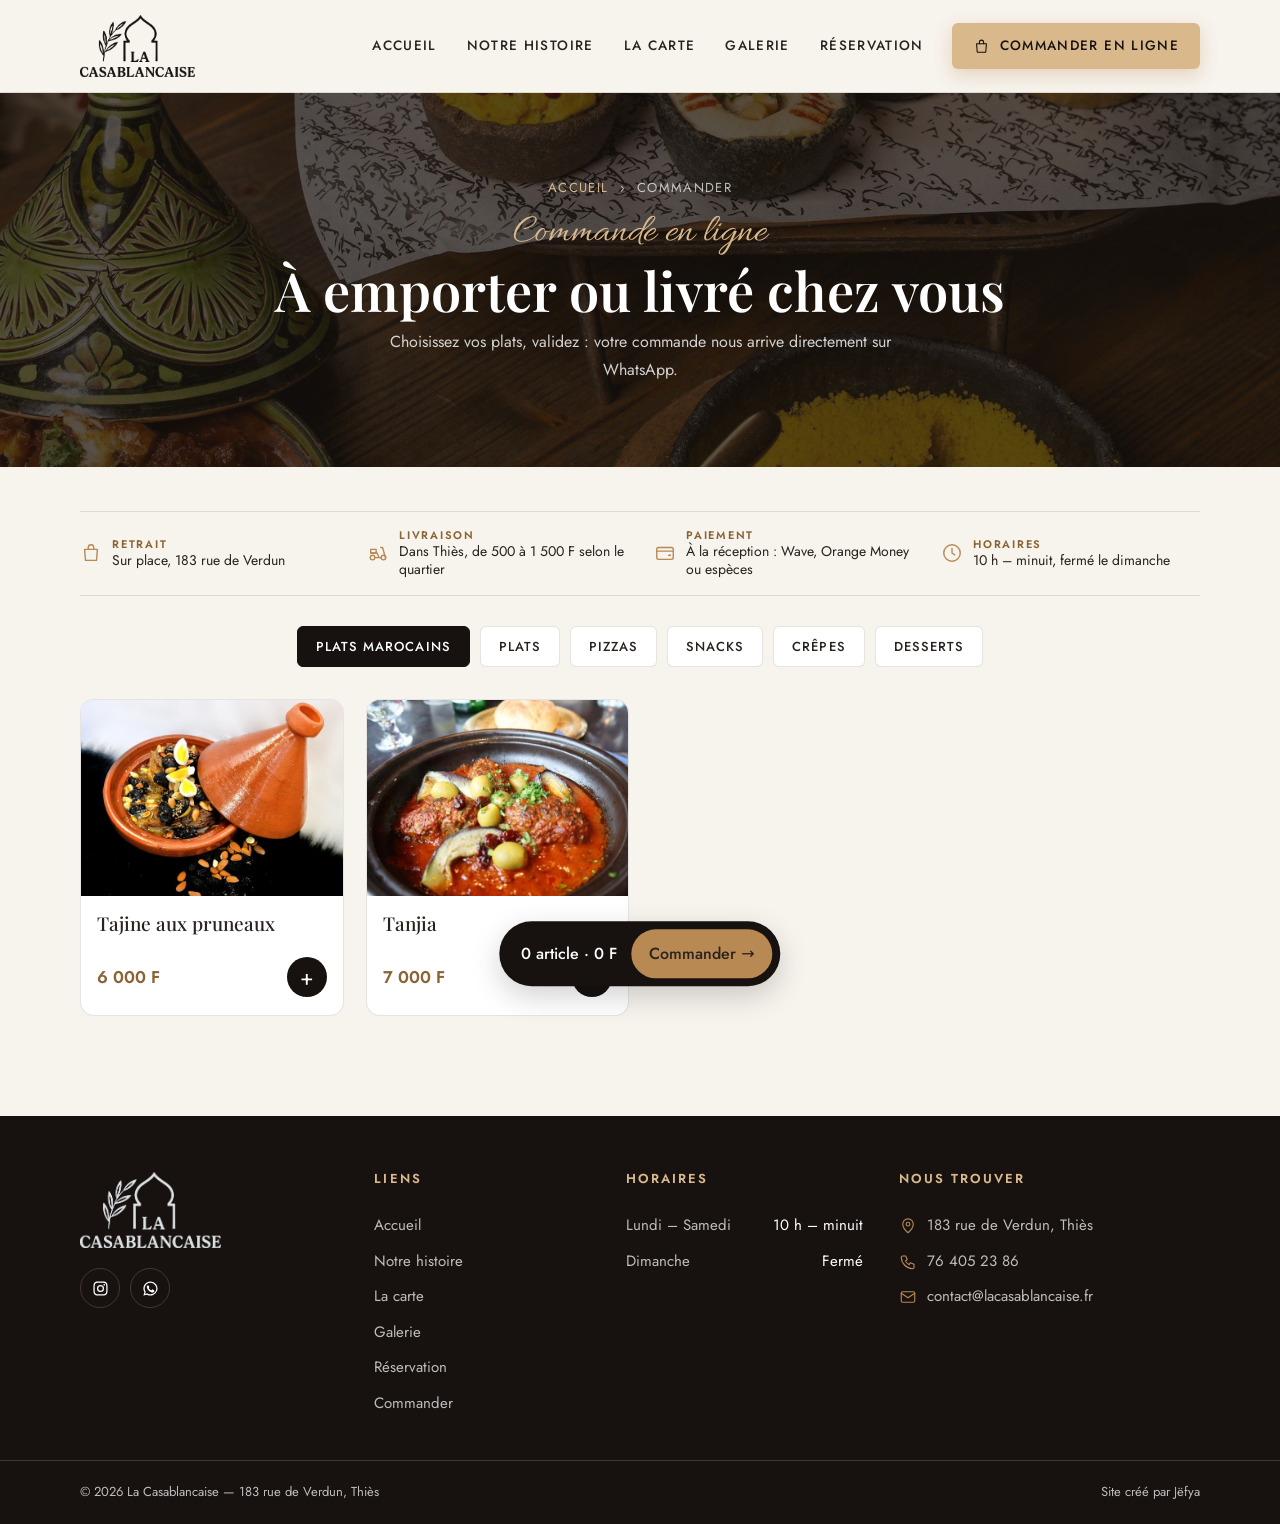
<file: commande.html>
<!DOCTYPE html>
<html lang="fr">
<head>
  <meta charset="UTF-8">
  <meta name="viewport" content="width=device-width, initial-scale=1.0">
  <!-- ─── SEO & partage : à adapter pour chaque client (voir README.md) ─── -->
  <title>Commander en ligne — La Casablancaise, Thiès</title>
  <meta name="description" content="Commandez en ligne chez La Casablancaise, restaurant à Thiès : spécialités marocaines, cuisine sénégalaise, grillades, pizzas et crêpes, dans un cadre élégant. Commande en ligne, retrait sur place ou livraison.">
  <meta name="theme-color" content="#17120F">
  <meta property="og:type" content="restaurant">
  <meta property="og:locale" content="fr_SN">
  <meta property="og:site_name" content="La Casablancaise">
  <meta property="og:title" content="La Casablancaise — Restaurant, Thiès">
  <meta property="og:description" content="Restaurant à Thiès : spécialités marocaines, cuisine sénégalaise, grillades, pizzas et crêpes, dans un cadre élégant. Commande en ligne, retrait sur place ou livraison.">
  <meta property="og:image" content="https://whiteglowdigital-ctrl.github.io/La-casablancaise/images/og.jpg">
  <meta property="og:url" content="https://whiteglowdigital-ctrl.github.io/La-casablancaise/commande.html">
  <meta property="og:image:width" content="1200">
  <meta property="og:image:height" content="630">
  <meta property="og:image:alt" content="Une table dressée à La Casablancaise, Thiès">
  <meta name="twitter:card" content="summary_large_image">
  <link rel="preconnect" href="https://fonts.googleapis.com">
  <link rel="preconnect" href="https://fonts.gstatic.com" crossorigin>
  <link href="https://fonts.googleapis.com/css2?family=Playfair+Display:ital,wght@0,500;0,600;0,700;1,500;1,600&family=Jost:wght@400;500;600&family=Allura&display=swap" rel="stylesheet">
  <link rel="icon" type="image/png" href="images/favicon.png">
  <link rel="apple-touch-icon" href="images/favicon.png">
  <link rel="stylesheet" href="styles.css">
  <link rel="stylesheet" href="commande.css">
</head>
<body data-page="commande">
  <a class="skip" href="#commande">Aller à la carte</a>

  <header class="header" id="header"></header>

  <main>
    <section class="page-hero" id="pageHero"></section>
    <!-- construite par commande.js -->
    <section class="order section" id="commande" aria-label="Commander en ligne"></section>
  </main>

  <footer class="footer" id="footer"></footer>

  <!-- ordre de chargement : données → rendu → module de commande -->
  <script src="content.js"></script>
  <script src="render.js"></script>
  <script src="commande.js"></script>
</body>
</html>
</file>
<file: styles.css>
/* ═══════════════════════════════════════════════════════════
   STYLES DU SITE — styles.css
   Pour un nouveau client : changer seulement les couleurs et
   polices du bloc :root.
   Mise en page : colonnes sur ordinateur, mêmes blocs empilés
   sur téléphone (rien n'est masqué ni remplacé).
   ═══════════════════════════════════════════════════════════ */
:root {
  --primary: #17120F;        /* fonds sombres, boutons principaux */
  --primary-2: #231C18;      /* surfaces posées sur le fond sombre */
  --accent: #B88952;         /* doré : détails, prix, boutons clairs */
  --accent-light: #D9B98C;   /* doré clair : textes et icônes sur fond sombre */
  --accent-deep: #8A6434;    /* doré foncé : petits textes sur fond clair (contraste AA) */
  --bg: #F7F3ED;             /* fond de page */
  --text: #29221E;           /* texte principal */
  --white: #FFFFFF;
  --muted: #6E625A;          /* texte secondaire */
  --line: rgba(41, 34, 30, .12);
  --line-dark: rgba(217, 185, 140, .22);

  --serif: 'Playfair Display', Georgia, 'Times New Roman', serif;
  --sans: 'Jost', ui-sans-serif, system-ui, -apple-system, 'Segoe UI', sans-serif;
  --script: 'Allura', 'Brush Script MT', cursive;

  --wrap: 1200px;
  --gutter: clamp(16px, 4vw, 40px);
  --radius: 14px;
  --shadow: 0 12px 30px rgba(23, 18, 15, .08);
  --header-h: 92px;
  --ease-out: cubic-bezier(.2, .8, .2, 1);
  color-scheme: light;
}

*, *::before, *::after { box-sizing: border-box; }
html { scroll-behavior: smooth; -webkit-text-size-adjust: 100%; }
body {
  margin: 0; background: var(--bg); color: var(--text);
  font: 400 16px/1.7 var(--sans);
  -webkit-font-smoothing: antialiased; overflow-x: hidden;
}
img { max-width: 100%; display: block; }
a { color: inherit; text-decoration: none; }
h1, h2, h3, h4, p, ul, dl, dd, figure, blockquote { margin: 0; }
ul { padding: 0; list-style: none; }
button { font: inherit; }
section[id] { scroll-margin-top: calc(var(--header-h) + 10px); }
:focus-visible { outline: 2px solid var(--accent); outline-offset: 3px; }
@media (prefers-reduced-motion: reduce) { html { scroll-behavior: auto; } * { transition: none !important; } }

.wrap { width: 100%; max-width: var(--wrap); margin: 0 auto; padding-inline: var(--gutter); }
.section { padding-block: clamp(56px, 8vw, 100px); }
.skip { position: absolute; left: -999px; top: 8px; z-index: 999; background: var(--white); padding: 10px 16px; border-radius: 6px; }
.skip:focus { left: 8px; }

/* ─── Écran d'ouverture ───
   0 → 0,9 s : le logo monte et apparaît · 0,6 → 1,5 s : filets et « Restaurant · Thiès »
   1,1 → 2,1 s : reflet doré sur le logo · 2,4 → 3,2 s : le rideau se lève vers le haut. */
.intro {
  position: fixed; inset: 0; z-index: 1000; display: grid; place-items: center; cursor: pointer;
  background: var(--primary); color: var(--accent-light);
  animation: intro-lift .8s cubic-bezier(.7, 0, .2, 1) 2.4s forwards;
}
.intro-off .intro { display: none; }
.intro.is-skip { animation: intro-lift .45s cubic-bezier(.7, 0, .2, 1) forwards; }
.intro-in { display: grid; justify-items: center; gap: 22px; padding-inline: 24px; }
.intro-logo {
  width: min(300px, 70vw); aspect-ratio: 633 / 341;
  /* le logo (PNG transparent) sert de masque : il se remplit d'un dégradé doré qui glisse */
  -webkit-mask: url("images/logo.png") center / contain no-repeat; mask: url("images/logo.png") center / contain no-repeat;
  background: linear-gradient(105deg, var(--accent) 0%, var(--accent) 38%, #F4E3C4 50%, var(--accent) 62%, var(--accent) 100%);
  background-size: 250% 100%; background-position: 100% 0;
  opacity: 0; transform: translateY(16px) scale(.96);
  animation: intro-logo .9s var(--ease-out) .1s forwards, intro-shine 1s ease-in-out 1.1s forwards;
}
.intro-rule { display: flex; align-items: center; gap: 14px; }
.intro-rule i { display: block; width: 56px; height: 1px; background: var(--accent); transform: scaleX(0); animation: intro-line .7s var(--ease-out) .6s forwards; }
.intro-rule i:first-child { transform-origin: right; }
.intro-rule i:last-child { transform-origin: left; }
.intro-rule span { font: 500 12px/1 var(--sans); letter-spacing: .32em; text-transform: uppercase; white-space: nowrap; opacity: 0; animation: intro-fade .8s ease .8s forwards; }
@keyframes intro-logo { to { opacity: 1; transform: none; } }
@keyframes intro-shine { to { background-position: 0 0; } }
@keyframes intro-line { to { transform: scaleX(1); } }
@keyframes intro-fade { to { opacity: 1; letter-spacing: .24em; } }
@keyframes intro-lift { to { transform: translateY(-100%); visibility: hidden; } }
@media (prefers-reduced-motion: reduce) {
  .intro { animation: intro-out .4s ease 1.6s forwards; }
  .intro-logo, .intro-rule i, .intro-rule span { animation: none; opacity: 1; transform: none; }
  @keyframes intro-out { to { opacity: 0; visibility: hidden; } }
}

/* ─── Typographie ─── */
.script { display: flex; align-items: center; gap: 10px; font: 400 clamp(30px, 3.2vw, 40px)/1 var(--script); color: var(--accent-deep); margin-bottom: 10px; }
.script-branch { width: 34px; height: 34px; color: var(--accent); }
.title { font: 600 clamp(32px, 4.2vw, 50px)/1.1 var(--serif); letter-spacing: -.01em; text-wrap: balance; color: var(--text); }
.title span { display: block; font-style: italic; color: var(--accent-deep); }
.lead { color: var(--muted); font-size: 17.5px; max-width: 460px; }
.divider { display: flex; align-items: center; gap: 10px; width: 190px; margin: 22px 0; color: var(--accent); }
.divider i { flex: 1; height: 1px; background: currentColor; opacity: .6; }
.divider-leaf { width: 18px; height: 18px; }

/* ─── Icônes & boutons ─── */
.ic { width: 18px; height: 18px; flex: none; }
.ic-lg { width: 34px; height: 34px; }
.btn {
  display: inline-flex; align-items: center; justify-content: center; gap: 10px;
  border-radius: 6px; padding: 15px 26px; border: 1px solid transparent; min-height: 50px;
  font: 500 13.5px/1 var(--sans); letter-spacing: .1em; text-transform: uppercase; cursor: pointer;
  transition: background .25s, color .25s, border-color .25s;
}
.btn svg { width: 17px; height: 17px; }
.btn-dark { background: var(--primary); color: var(--white); }
.btn-dark:hover { background: var(--accent-deep); }
.btn-line { border-color: var(--primary); color: var(--primary); background: transparent; }
.btn-line:hover { background: var(--primary); color: var(--white); }
.btn-light { background: var(--accent); color: var(--primary); }
.btn-light:hover { background: var(--accent-light); }
.hero .btn-light, .chef .btn-light { box-shadow: 0 10px 24px rgba(184,137,82,.3); }
.btns { display: flex; flex-wrap: wrap; gap: 14px; margin-top: 32px; }
.link-arrow { display: inline-flex; align-items: center; gap: 8px; font-weight: 500; font-size: 13.5px; letter-spacing: .1em; text-transform: uppercase; color: var(--accent-deep); white-space: nowrap; }
.link-arrow svg { width: 16px; height: 16px; transition: transform .25s; }
.link-arrow:hover svg { transform: translateX(4px); }

/* ─── En-tête ─── */
.header { position: sticky; top: env(safe-area-inset-top, 0px); z-index: 100; background: var(--bg); border-bottom: 1px solid var(--line); transition: box-shadow .3s; }
.header.is-stuck { box-shadow: 0 6px 24px rgba(23,18,15,.08); }
.header-in { display: flex; align-items: center; gap: 28px; min-height: var(--header-h); }
.logo img { height: 62px; width: auto; }
.nav { display: flex; gap: 30px; margin-left: auto; }
.nav a { position: relative; font-size: 13.5px; font-weight: 500; letter-spacing: .1em; text-transform: uppercase; padding: 6px 0; white-space: nowrap; }
.nav a::after { content: ''; position: absolute; left: 0; right: 0; bottom: 0; height: 2px; background: var(--accent); transform: scaleX(0); transition: transform .25s; }
.nav a:hover::after { transform: scaleX(1); }
.header-cta { padding: 13px 20px; min-height: 46px; }
.header-cta { box-shadow: 0 6px 18px rgba(184,137,82,.3); }
.header-cta.is-current { background: var(--accent-light); }

/* ─── Accueil ─── */
.hero { padding-block: clamp(40px, 6vw, 80px) clamp(40px, 5vw, 70px); overflow: hidden; }
.hero-in { display: grid; grid-template-columns: 1fr 1.05fr; gap: clamp(28px, 5vw, 70px); align-items: center; }
.hero-text { min-width: 0; }
.hero .title { font-size: clamp(38px, 5.6vw, 70px); }
.hero-media { position: relative; }
.arch { width: 100%; aspect-ratio: 1 / 1.02; object-fit: cover; border-radius: 999px 999px 18px 18px; box-shadow: var(--shadow); }
.seal {
  position: absolute; left: -26px; bottom: 34px; width: 150px; aspect-ratio: 1; border-radius: 50%;
  background: var(--white); border: 1px solid var(--accent); box-shadow: var(--shadow);
  display: grid; place-items: center; align-content: center; text-align: center; color: var(--text);
}
.seal svg { position: absolute; inset: 6px; width: calc(100% - 12px); height: calc(100% - 12px); }
.seal text { font: 600 8.6px var(--sans); letter-spacing: .16em; fill: var(--accent-deep); }
.seal b { font: 600 38px/1 var(--serif); }
.seal span { font-size: 11.5px; line-height: 1.2; max-width: 70px; color: var(--muted); }

/* ─── Atouts ─── */
.features-in { display: grid; grid-template-columns: repeat(4, 1fr); background: var(--primary); color: var(--white); border-radius: var(--radius); padding: 10px 0; }
.feature { display: flex; gap: 16px; align-items: flex-start; padding: 22px 24px; }
.feature + .feature { border-left: 1px solid var(--line-dark); }
.feature .ic { color: var(--accent-light); }
.feature b { display: block; font-weight: 500; font-size: 14px; letter-spacing: .1em; text-transform: uppercase; margin-bottom: 4px; }
.feature span { font-size: 14px; line-height: 1.55; color: rgba(255,255,255,.72); }

/* ─── Notre histoire ─── */
.about-in { display: grid; grid-template-columns: 1fr 1fr; gap: clamp(32px, 6vw, 90px); align-items: center; }
.about-media { position: relative; padding: 0 16% 14% 0; }
.about-main { width: 100%; aspect-ratio: 4 / 3.2; object-fit: cover; border-radius: var(--radius); }
.about-small { position: absolute; right: 0; bottom: 0; width: 42%; aspect-ratio: 3 / 4; object-fit: cover; border-radius: 999px 999px 12px 12px; border: 6px solid var(--bg); }
.about-text { min-width: 0; }
.about-text p:not(.script):not(.signature-line) { color: var(--muted); }
.signature-line { display: flex; align-items: center; gap: 10px; margin-top: 22px; font: 400 34px/1 var(--script); color: var(--text); }
.signature-line .ic { width: 24px; height: 24px; color: var(--accent); }

/* ─── Plats phares ─── */
.signature { background: var(--white); }
.sec-head { display: flex; align-items: flex-end; justify-content: space-between; gap: 20px; margin-bottom: 34px; }
.sec-head-center { justify-content: center; text-align: center; }
.sec-head-center .script { justify-content: center; }
.carousel { position: relative; }
.track {
  display: grid; grid-auto-flow: column; grid-auto-columns: calc((100% - 3 * 20px) / 4); gap: 20px;
  overflow-x: auto; scroll-snap-type: x mandatory; scrollbar-width: none; padding: 4px 2px 10px;
}
.track::-webkit-scrollbar { display: none; }
.card { scroll-snap-align: start; background: var(--bg); border: 1px solid var(--line); border-radius: 12px; overflow: hidden; display: flex; flex-direction: column; transition: box-shadow .3s; }
.card:hover { box-shadow: var(--shadow); }
.card-img { aspect-ratio: 4 / 3; overflow: hidden; }
.card-img img { width: 100%; height: 100%; object-fit: cover; transition: transform .6s var(--ease-out); }
.card:hover .card-img img { transform: scale(1.05); }
.card-body { padding: 16px 16px 18px; display: flex; flex-direction: column; flex: 1; }
.card-label { font-size: 11.5px; letter-spacing: .14em; text-transform: uppercase; color: var(--accent-deep); font-weight: 500; }
.card h3 { font: 600 19px/1.25 var(--serif); margin: 6px 0 14px; }
.card-foot { display: flex; align-items: center; justify-content: space-between; margin-top: auto; }
.price { font-weight: 600; font-size: 17px; color: var(--text); }
.plus { display: grid; place-items: center; width: 36px; height: 36px; border-radius: 50%; background: var(--primary); color: var(--white); font-size: 22px; line-height: 1; transition: background .25s; }
.plus:hover { background: var(--accent-deep); }
.car-btn {
  position: absolute; top: 38%; z-index: 2; width: 44px; height: 44px; border-radius: 50%;
  display: grid; place-items: center; border: 0; cursor: pointer;
  background: var(--primary); color: var(--white); box-shadow: var(--shadow); transition: opacity .2s, background .2s;
}
.car-btn:hover { background: var(--accent-deep); }
.car-btn:disabled { opacity: .3; cursor: default; }
.car-btn svg { width: 20px; height: 20px; }
.car-prev { left: -22px; }
.car-next { right: -22px; }

/* ─── Bandeau commander ─── */
/* motif géométrique marocain (étoile à huit branches), très léger */
.promo { padding-block: clamp(70px, 9vw, 110px) 0; }
.promo-in {
  position: relative; display: grid; grid-template-columns: 190px minmax(0, 1fr) minmax(0, 1.55fr) auto; align-items: center; gap: 24px;
  background: var(--primary); color: var(--white); border-radius: var(--radius);
}
.promo-media { position: relative; align-self: stretch; margin: -46px 0 -30px 22px; }
.promo-img {
  width: 100%; height: 100%; min-height: 210px; object-fit: cover;
  border-radius: 999px 999px 16px 16px; border: 5px solid var(--primary);
  box-shadow: 0 26px 40px rgba(23, 18, 15, .45), 0 0 0 1px var(--accent);
}
.promo-title { padding-block: 26px; min-width: 0; }
.promo-title h2 { font: 600 clamp(22px, 2.2vw, 28px)/1.15 var(--serif); color: var(--accent-light); text-transform: uppercase; letter-spacing: .02em; }
.promo-title p { color: rgba(255,255,255,.75); font-size: 15px; margin-top: 8px; }
.promo-items { display: grid; grid-template-columns: repeat(3, 1fr); padding-block: 24px; }
.promo-items li { display: grid; justify-items: center; align-content: start; text-align: center; gap: 4px; padding: 0 10px; }
.promo-items li + li { border-left: 1px solid var(--line-dark); }
.promo-items .ic { color: var(--accent-light); width: 30px; height: 30px; margin-bottom: 4px; }
.promo-items b { font-size: 13px; font-weight: 500; letter-spacing: .1em; text-transform: uppercase; }
.promo-items span { font-size: 13px; color: rgba(255,255,255,.7); line-height: 1.4; }
.promo-cta {
  position: relative; align-self: stretch; display: grid; place-items: center; padding: 26px 26px;
  border-radius: 0 var(--radius) var(--radius) 0; overflow: hidden; isolation: isolate;
}
.promo-cta::before {
  content: ''; position: absolute; inset: 0; z-index: -1; opacity: .16;
  background-image: url("data:image/svg+xml,%3Csvg xmlns='http://www.w3.org/2000/svg' width='56' height='56' viewBox='0 0 56 56'%3E%3Cg fill='none' stroke='%23D9B98C' stroke-width='1'%3E%3Cpath d='M28 8l6 14 14 6-14 6-6 14-6-14-14-6 14-6z'/%3E%3Crect x='18' y='18' width='20' height='20' transform='rotate(45 28 28)'/%3E%3Crect x='18' y='18' width='20' height='20'/%3E%3Cpath d='M0 0l8 8M56 0l-8 8M0 56l8-8M56 56l-8-8'/%3E%3C/g%3E%3C/svg%3E");
  background-size: 56px 56px;
  -webkit-mask-image: radial-gradient(ellipse at center, #000 30%, transparent 85%); mask-image: radial-gradient(ellipse at center, #000 30%, transparent 85%);
}
.promo-cta::after { content: ''; position: absolute; inset: 0; z-index: -1; background: radial-gradient(circle at center, rgba(184,137,82,.22), transparent 65%); }
.promo-cta .btn { white-space: nowrap; box-shadow: 0 10px 26px rgba(184,137,82,.28); }

/* ─── Spécialité + avis ─── */
.special-in { display: grid; grid-template-columns: 1.4fr 1fr; gap: 24px; }
.chef { display: grid; grid-template-columns: 1fr 1.25fr; background: var(--white); border: 1px solid var(--line); border-radius: var(--radius); overflow: hidden; }
.chef-media { position: relative; min-height: 300px; }
.chef-img { position: absolute; inset: 0; width: 100%; height: 100%; object-fit: cover; }
.chef-badge { display: none; }
.chef-text { padding: clamp(24px, 3.5vw, 40px); display: flex; flex-direction: column; justify-content: center; gap: 12px; min-width: 0; }
.chef-text .title { font-size: clamp(28px, 3vw, 38px); }
.chef-text p:not(.script) { color: var(--muted); }
.chef-foot { display: flex; align-items: center; justify-content: space-between; gap: 14px; flex-wrap: wrap; margin-top: 8px; }
.chef-foot .price { font: 600 24px/1 var(--serif); }
.review { background: var(--primary); color: var(--white); border-radius: var(--radius); padding: clamp(24px, 3.5vw, 40px); display: flex; flex-direction: column; justify-content: center; }
.review .script { color: var(--accent-light); }
.review .title { color: var(--white); font-size: clamp(24px, 2.4vw, 30px); }
.review blockquote { font: italic 500 18px/1.65 var(--serif); margin: 18px 0 20px; color: rgba(255,255,255,.9); }
.review figcaption { font-size: 14px; color: rgba(255,255,255,.7); }
.stars { color: var(--accent); letter-spacing: 2px; margin-right: 10px; }

/* ─── Galerie : grille « magazine » asymétrique ───
   12 colonnes, rangées de hauteur fixe ; arches et rectangles alternent,
   la 2e et la 4e photo démarrent plus bas pour casser l'alignement. */
.gallery { padding-top: 0; }
.gallery-grid { display: grid; grid-template-columns: repeat(12, 1fr); grid-auto-rows: clamp(34px, 5.4vw, 64px); gap: clamp(8px, 1.2vw, 14px); }
.gallery-grid img { width: 100%; height: 100%; object-fit: cover; border-radius: 12px; box-shadow: var(--shadow); transition: transform .5s var(--ease-out); }
.gallery-grid img:hover { transform: scale(1.02); }
.gallery-grid img:nth-child(1) { grid-column: 1 / 5;  grid-row: 1 / 8; border-radius: 999px 999px 12px 12px; }
.gallery-grid img:nth-child(2) { grid-column: 5 / 8;  grid-row: 2 / 6; border-radius: 999px 999px 12px 12px; }
.gallery-grid img:nth-child(3) { grid-column: 8 / 13; grid-row: 1 / 4; }
.gallery-grid img:nth-child(4) { grid-column: 8 / 11; grid-row: 5 / 9; border-radius: 999px 999px 12px 12px; }
.gallery-grid img:nth-child(5) { grid-column: 11 / 13; grid-row: 4 / 8; }
.gallery-grid img:nth-child(6) { grid-column: 5 / 8;  grid-row: 6 / 9; }

/* ─── Réservation ─── */
.reservation { padding-bottom: clamp(56px, 8vw, 90px); }
.resa {
  display: grid; grid-template-columns: 1fr 2fr; gap: 20px 36px; align-items: center;
  background: var(--primary); color: var(--white); border-radius: var(--radius); padding: clamp(24px, 4vw, 44px);
}
.resa-head .script { color: var(--accent-light); margin-bottom: 4px; }
.resa-head h2 { font: 600 clamp(26px, 3vw, 36px)/1.15 var(--serif); }
.resa-head p:last-child { color: rgba(255,255,255,.7); font-size: 15px; margin-top: 6px; }
.resa-form { display: grid; grid-template-columns: 1.3fr 1fr 1fr 1fr auto; gap: 12px; align-items: end; min-width: 0; }
.rf { min-width: 0; }
.rf span { display: block; font-size: 13px; color: rgba(255,255,255,.75); margin-bottom: 6px; }
.rf input, .rf select {
  width: 100%; font: inherit; font-size: 15px; color: var(--text); background: var(--white);
  border: 1px solid transparent; border-radius: 6px; padding: 0 12px; height: 50px; outline: none;
}
.rf input:focus, .rf select:focus { border-color: var(--accent); }
.resa-msg { grid-column: 2; font-size: 14px; color: var(--accent-light); }
.resa-msg a { text-decoration: underline; }

/* ─── Page « Commander » ─── */
.page-hero { position: relative; overflow: hidden; background: var(--primary); color: var(--white); }
.page-hero-bg { position: absolute; inset: 0; width: 100%; height: 100%; object-fit: cover; opacity: .28; }
.page-hero-in { position: relative; padding-block: clamp(44px, 7vw, 84px); text-align: center; display: grid; justify-items: center; gap: 8px; }
.page-hero .script { color: var(--accent-light); justify-content: center; margin: 6px 0 0; }
.page-hero h1 { font: 600 clamp(32px, 4.6vw, 54px)/1.1 var(--serif); text-wrap: balance; }
.page-hero p:last-child { color: rgba(255,255,255,.8); max-width: 540px; }
.crumbs { font-size: 13px; letter-spacing: .1em; text-transform: uppercase; color: rgba(255,255,255,.7); }
.crumbs a { color: var(--accent-light); }
.crumbs span { margin: 0 6px; }
[data-page="commande"] .order-head { display: none; }
[data-page="commande"] .order.section { padding-top: 44px; }

/* ─── Pied de page ─── */
.footer { background: var(--primary); color: rgba(255,255,255,.72); font-size: 15px; }
.footer-in { display: grid; grid-template-columns: 1.2fr 1fr 1.1fr 1.4fr; gap: 36px; padding-block: 56px 44px; }
.f-logo { height: 76px; width: auto; filter: invert(1); opacity: .95; }
.f-socials { display: flex; gap: 10px; margin-top: 20px; }
.social { display: inline-grid; place-items: center; width: 40px; height: 40px; border-radius: 50%; border: 1px solid var(--line-dark); color: var(--white); transition: background .25s, color .25s, border-color .25s; }
.social svg { width: 17px; height: 17px; }
.social:hover { background: var(--accent); border-color: var(--accent); color: var(--primary); }
.footer h4 { font: 600 13px/1 var(--sans); letter-spacing: .16em; text-transform: uppercase; color: var(--accent-light); margin-bottom: 18px; }
.f-col { display: flex; flex-direction: column; gap: 10px; align-items: flex-start; min-width: 0; }
.footer a:hover { color: var(--white); }
.f-hours { display: grid; gap: 10px; width: 100%; }
.f-hours div { display: flex; justify-content: space-between; gap: 12px; }
.f-hours dd { color: var(--white); }
.f-line { display: flex; gap: 10px; align-items: flex-start; overflow-wrap: anywhere; }
.f-line .ic { color: var(--accent); margin-top: 4px; }
.footer-bottom { border-top: 1px solid var(--line-dark); font-size: 13px; }
.footer-bottom-in { display: flex; justify-content: space-between; flex-wrap: wrap; gap: 8px; padding-block: 20px; }

/* ═══ Téléphone et tablette : mêmes blocs, mêmes couleurs, empilés ═══ */
@media (max-width: 1080px) {
  .nav { gap: 20px; }
  .promo-in { grid-template-columns: 180px 1fr auto; }
  .promo-media { grid-row: 1 / 3; }
  .promo-items { grid-column: 2 / 3; grid-row: 2; padding-top: 0; }
  .promo-cta { grid-column: 3; grid-row: 1 / 3; }
  .special-in { grid-template-columns: 1fr; }
  .resa { grid-template-columns: 1fr; }
  .resa-msg { grid-column: 1; }
}
@media (max-width: 860px) {
  :root { --header-h: 116px; }
  /* le menu reste visible : il passe sur une ligne sous le logo */
  .header-in { flex-wrap: wrap; gap: 0 16px; padding-top: 10px; }
  .logo img { height: 50px; }
  .header-cta { margin-left: auto; padding: 11px 16px; min-height: 42px; font-size: 12px; }
  .nav { order: 3; width: 100%; margin: 0; gap: 22px; overflow-x: auto; scrollbar-width: none; padding: 12px 0 10px; border-top: 1px solid var(--line); margin-top: 10px; }
  .nav::-webkit-scrollbar { display: none; }
  .nav a { font-size: 12.5px; }
  .hero-in { grid-template-columns: 1fr; }
  .hero-media { max-width: 520px; width: 100%; margin: 0 auto; }
  .seal { left: 0; }
  .features-in { grid-template-columns: repeat(2, 1fr); }
  .feature:nth-child(3) { border-left: 0; }
  .feature:nth-child(n+3) { border-top: 1px solid var(--line-dark); }
  .about-in { grid-template-columns: 1fr; }
  .track { grid-auto-columns: calc((100% - 20px) / 2.3); }
  .car-prev { left: -8px; }
  .car-next { right: -8px; }
  .resa-form { grid-template-columns: 1fr 1fr; }
  .resa-form .btn { grid-column: 1 / -1; }
  .resa-form .rf:first-child { order: -2; }
  .resa-form .rf:nth-child(4) { order: -1; }
  .footer-in { grid-template-columns: 1fr 1fr; }
  .f-brand { grid-column: 1 / -1; display: flex; align-items: center; justify-content: space-between; gap: 16px; }
  .f-socials { margin: 0; }
}
@media (max-width: 560px) {
  .header-cta span { display: none; }
  .header-cta { width: 46px; padding: 0; }
  .header-cta svg { width: 20px; height: 20px; }
  .btns .btn { flex: 1 1 auto; }
  .header-cta { box-shadow: none; }
  .seal { width: 118px; bottom: 18px; }
  .seal b { font-size: 30px; }
  .seal span { font-size: 10px; }
  .seal text { font-size: 9.4px; }
  .feature { flex-direction: column; gap: 10px; padding: 18px 16px; }
  .feature .ic-lg { width: 28px; height: 28px; }
  .feature b { font-size: 12.5px; }
  .feature span { font-size: 13px; }
  .sec-head { flex-direction: column; align-items: flex-start; }
  .sec-head-center { align-items: center; }
  .track { grid-auto-columns: 72%; gap: 14px; }
  .car-btn { width: 38px; height: 38px; top: 32%; }
  .promo { padding-top: 64px; }
  .promo-in { grid-template-columns: 120px 1fr; gap: 0 16px; }
  .promo-media { grid-row: 1; margin: -40px 0 18px 14px; }
  .promo-img { min-height: 150px; border-width: 4px; }
  .promo-title { padding: 20px 16px 20px 0; }
  .promo-items { grid-column: 1 / -1; grid-row: auto; padding: 18px 8px; border-top: 1px solid var(--line-dark); }
  .promo-items li { padding: 0 6px; }
  .promo-items b { font-size: 11px; letter-spacing: .06em; }
  .promo-items span { font-size: 12px; }
  .promo-cta { grid-column: 1 / -1; grid-row: auto; border-radius: 0 0 var(--radius) var(--radius); padding: 24px 16px; }
  .promo-cta .btn { width: 100%; }
  /* spécialité : photo pleine largeur, prix posé dessus, texte centré, bouton pleine largeur */
  .chef { grid-template-columns: 1fr; }
  .chef-media { min-height: 0; aspect-ratio: 4 / 3; }
  .chef-badge {
    display: block; position: absolute; right: 14px; bottom: -18px; z-index: 1;
    background: var(--primary); color: var(--accent-light); font: 600 18px/1 var(--serif);
    padding: 12px 18px; border-radius: 999px; border: 2px solid var(--accent); box-shadow: var(--shadow);
  }
  .chef-text { text-align: center; align-items: center; padding: 34px 22px 26px; }
  .chef-text .script { justify-content: center; }
  .chef-text .title span { display: inline; }
  .chef-foot { width: 100%; flex-direction: column; margin-top: 6px; }
  .chef-foot .price { display: none; }
  .chef-foot .btn { width: 100%; }
  .footer-in { gap: 32px 20px; }
  .f-col:last-child { grid-column: 1 / -1; }
  .f-hours div { display: block; }
  /* page Commander : en-tête compact pour voir les plats dès l'ouverture */
  .page-hero-in { padding-block: 18px 20px; gap: 2px; }
  .page-hero .script { font-size: 26px; margin: 2px 0 0; }
  .page-hero h1 { font-size: 23px; }
  .page-hero p:last-child { font-size: 13.5px; line-height: 1.45; }
  .crumbs { font-size: 11px; }
  [data-page="commande"] .order.section { padding-top: 16px; }
}
</file>
<file: commande.css>
/* ═══════════════════════════════════════════════════════════
   MODULE « COMMANDER EN LIGNE » — commande.css
   Styles de la section commande, du panier et du formulaire.
   Couleurs et polices : tokens du bloc :root de styles.css.
   ═══════════════════════════════════════════════════════════ */

/* ─── Section ─── */
.order { position: relative; background: var(--bg); }
.order-head { text-align: center; max-width: 680px; margin: 0 auto 40px; padding: 0 var(--gutter); }
.order-head .mono { font: 600 12px/1 var(--sans); letter-spacing: .22em; text-transform: uppercase; color: var(--accent-deep); }
.order-title { font: 500 clamp(30px, 4vw, 46px)/1.12 var(--serif); letter-spacing: -.01em; margin: 14px 0 12px; }
.order-sub { color: var(--muted); }

/* bandeau d'infos : une ligne d'icônes fines (retrait / livraison / paiement / horaires) */
.order-infos {
  list-style: none; display: flex; gap: 28px;
  margin: 0 auto 30px; padding: 16px 0; max-width: calc(var(--wrap) - 2 * var(--gutter)); width: calc(100% - 2 * var(--gutter));
  border-top: 1px solid var(--line); border-bottom: 1px solid var(--line);
}
.order-info { flex: 1 1 0; display: flex; align-items: center; gap: 10px; min-width: 0; }
.order-info svg { width: 22px; height: 22px; flex: none; color: var(--accent); }
.oi-text { display: flex; flex-direction: column; line-height: 1.3; }
.oi-text b { font-size: 11px; font-weight: 600; letter-spacing: .16em; color: var(--accent-deep); }
.oi-long { font-size: 14px; }
.oi-short { display: none; font-size: 13px; white-space: nowrap; }

/* filtres par catégorie */
.order-filters { display: flex; flex-wrap: wrap; gap: 10px; justify-content: center; margin: 0 auto 32px; padding: 0 var(--gutter); }
.chip {
  font: 500 13px/1 var(--sans); letter-spacing: .08em; text-transform: uppercase;
  background: var(--white); color: var(--text);
  border: 1px solid var(--line); border-radius: 6px;
  padding: 13px 18px; cursor: pointer; transition: background .25s, border-color .25s, color .25s;
}
.chip:hover { border-color: var(--primary); }
.chip.is-on { background: var(--primary); border-color: var(--primary); color: var(--white); }

/* grille des plats */
.order-grid {
  display: grid; grid-template-columns: repeat(4, 1fr); gap: 22px;
  max-width: var(--wrap); margin: 0 auto; padding: 0 var(--gutter);
}
.dish { display: flex; flex-direction: column; background: var(--white); border: 1px solid var(--line); border-radius: var(--radius); overflow: hidden; transition: box-shadow .3s, transform .3s; }
.dish:hover { box-shadow: var(--shadow); transform: translateY(-3px); }
.dish[hidden] { display: none; }
.dish.is-picked { border-color: var(--accent); box-shadow: 0 0 0 2px var(--accent); }
.dish-img { aspect-ratio: 4 / 3; overflow: hidden; }
.dish-img img { width: 100%; height: 100%; object-fit: cover; transition: transform .6s var(--ease-out); }
.dish:hover .dish-img img { transform: scale(1.05); }
.dish-body { padding: 16px 16px 18px; display: flex; flex-direction: column; gap: 4px; flex: 1; }
.dish-name { font: 500 19px/1.25 var(--serif); }
.dish-cat { color: var(--muted); font-size: 13.5px; }
.dish-foot { display: flex; align-items: center; justify-content: space-between; margin-top: auto; padding-top: 14px; }
.dish-price { font-size: 17px; font-weight: 600; color: var(--accent-deep); }

/* bouton + / stepper */
.add {
  width: 40px; height: 40px; border-radius: 50%; flex: none;
  border: 0; background: var(--primary); color: var(--white);
  font: 400 22px/1 var(--sans); cursor: pointer; transition: transform .2s var(--ease-out), background .2s;
}
.add:hover { transform: scale(1.08); }
.stepper { display: inline-flex; align-items: center; gap: 4px; background: var(--bg); border: 1px solid var(--line); border-radius: 999px; padding: 3px; }
.stepper button {
  width: 32px; height: 32px; border-radius: 50%; border: 0; cursor: pointer;
  background: transparent; color: var(--text); font: 400 19px/1 var(--sans);
}
.stepper button:hover { background: var(--white); }
.stepper b { min-width: 22px; text-align: center; font-weight: 600; font-size: 16px; }

/* ─── Barre panier flottante ─── */
.cartbar {
  position: fixed; left: 50%; bottom: 18px; z-index: 120;
  transform: translate(-50%, 160%);
  display: flex; align-items: center; gap: 14px;
  background: var(--primary); color: var(--white);
  border: 0; border-radius: 999px; padding: 8px 8px 8px 22px;
  cursor: pointer; font: inherit;
  box-shadow: 0 10px 30px rgba(0,0,0,.18);
  transition: transform .6s var(--ease-out);
}
.cartbar.is-on { transform: translate(-50%, 0); }
.cartbar .mono { white-space: nowrap; }
.cartbar-go { background: var(--accent); color: var(--text); border-radius: 999px; padding: 11px 18px; font-weight: 600; }
.cartbar .mono { font-weight: 500; }

/* ─── Panneau de commande ─── */
.checkout { position: fixed; inset: 0; z-index: 200; visibility: hidden; }
.checkout.is-open { visibility: visible; }
.checkout-veil { position: absolute; inset: 0; background: rgba(0,0,0,.4); opacity: 0; transition: opacity .4s; }
.checkout.is-open .checkout-veil { opacity: 1; }
.checkout-panel {
  position: absolute; top: 0; right: 0; bottom: 0;
  width: min(520px, 100%); background: var(--white); color: var(--text);
  transform: translateX(100%); transition: transform .55s var(--ease-out);
  display: flex; flex-direction: column;
}
.checkout.is-open .checkout-panel { transform: translateX(0); }
.checkout-top {
  display: flex; align-items: center; justify-content: space-between;
  padding: 20px 24px; border-bottom: 1px solid var(--line);
}
.checkout-top h3 { font: 500 26px/1.2 var(--serif); }
.x { width: 40px; height: 40px; border-radius: 50%; border: 1px solid var(--line); background: transparent; cursor: pointer; font: 400 18px/1 var(--sans); color: var(--text); }
.checkout .mono.ash { color: var(--accent-deep); font-size: 12px; font-weight: 600; letter-spacing: .16em; text-transform: uppercase; }
.checkout-scroll { flex: 1; overflow-y: auto; overscroll-behavior: contain; padding: 8px 24px 24px; -webkit-overflow-scrolling: touch; }

.co-block { padding: 20px 0; border-bottom: 1px solid var(--line); }
.co-block:last-child { border-bottom: 0; }
.co-label { display: block; color: var(--accent-deep); margin-bottom: 12px; font-size: 12px; font-weight: 600; letter-spacing: .16em; text-transform: uppercase; }

.line { display: flex; align-items: center; gap: 12px; padding: 8px 0; }
.line img { width: 54px; height: 54px; object-fit: cover; border-radius: 3px; }
.line-name { flex: 1; font-size: 16px; line-height: 1.25; }
.line-name small { display: block; color: var(--muted); font-size: 13px; margin-top: 2px; }
.line .stepper { background: var(--bg); }
.co-sub { display: flex; justify-content: space-between; font-size: 15px; color: var(--muted); margin-top: 8px; }
.co-sub small { font-size: 12px; }
.co-total { display: flex; justify-content: space-between; align-items: baseline; margin-top: 14px; font-size: 20px; }
.co-total b { font-weight: 500; }
.co-note { color: var(--muted); font-size: 14px; margin-top: 6px; }

.field { display: block; margin-bottom: 12px; }
.field > span { display: block; font-size: 14px; margin-bottom: 6px; }
.field input, .field textarea, .field select {
  width: 100%; font: inherit; font-size: 16px; color: var(--text);
  background: var(--bg); border: 1px solid transparent; border-radius: 4px;
  padding: 13px 14px; outline: none; transition: border-color .2s;
}
.field textarea { resize: vertical; min-height: 76px; }
.field input:focus, .field textarea:focus, .field select:focus { border-color: var(--accent); }
.field.is-bad select, .field.is-bad input, .field.is-bad textarea { border-color: #c0392b; }
.err { color: #c0392b; font-size: 13px; margin-top: 5px; display: none; }
.field.is-bad .err, .opts.is-bad + .err { display: block; }

/* choix segmentés (mode, paiement, heure) */
.opts { display: grid; grid-template-columns: repeat(auto-fit, minmax(120px, 1fr)); gap: 8px; }
.opt { position: relative; }
.opt input { position: absolute; opacity: 0; pointer-events: none; }
.opt span {
  display: block; text-align: center; cursor: pointer;
  border: 1px solid var(--line); border-radius: 4px; padding: 13px 10px;
  font-size: 15px; transition: border-color .2s, background .2s;
}
.opt span small { display: block; color: var(--muted); font-size: 12px; margin-top: 2px; }
.opt input:checked + span { border-color: var(--primary); background: var(--bg); box-shadow: inset 0 0 0 1px var(--primary); }
.opt input:focus-visible + span { outline: 2px solid var(--accent); outline-offset: 2px; }
.opts.is-bad .opt span { border-color: #c0392b; }

.sub-fields { margin-top: 14px; }
.sub-fields[hidden] { display: none; }

.closed-note { background: var(--bg); border-left: 3px solid var(--accent); padding: 12px 14px; font-size: 14px; margin-top: 16px; }
.closed-note[hidden] { display: none; }

.checkout-foot { padding: 16px 24px 22px; border-top: 1px solid var(--line); background: var(--white); }
.send {
  width: 100%; border: 0; cursor: pointer; border-radius: 999px;
  background: #1fa855; color: #fff; font: 500 16px/1 var(--sans); padding: 17px 20px;
  display: flex; align-items: center; justify-content: center; gap: 10px;
}
.send:hover { filter: brightness(.95); }
.send svg { width: 20px; height: 20px; }
.send-hint { text-align: center; color: var(--muted); margin-top: 10px; font-size: 13px; }

.done { text-align: center; padding: 8vh 8px; }
.done h4 { font: 500 26px/1.2 var(--serif); margin: 14px 0 10px; }
.done p { color: var(--muted); font-size: 16px; }
.done .ref { color: var(--text); font-weight: 600; }
.done-actions { display: grid; gap: 10px; margin-top: 26px; }
.ghost { font: inherit; font-size: 15px; background: transparent; border: 1px solid var(--line); border-radius: 999px; padding: 14px; cursor: pointer; color: var(--text); }

html.co-lock, html.co-lock body { overflow: hidden; }

/* ─── Responsive ─── */
@media (max-width: 1080px) { .order-grid { grid-template-columns: repeat(3, 1fr); } }
@media (max-width: 900px) {
  /* mobile : une seule ligne compacte qui défile de côté */
  .order-infos { flex-wrap: nowrap; justify-content: flex-start; overflow-x: auto; scrollbar-width: none; gap: 22px; padding: 10px 0; margin-bottom: 18px; }
  .order-infos::-webkit-scrollbar { display: none; }
  .order-info { flex: none; gap: 8px; }
  .order-info svg { width: 18px; height: 18px; }
  .oi-long { display: none; }
  .oi-short { display: block; }
  .order-grid { grid-template-columns: repeat(2, 1fr); }
}
@media (max-width: 480px) {
  .order-grid { gap: 12px; }
  .order-filters { gap: 8px; flex-wrap: nowrap; justify-content: flex-start; overflow-x: auto; scrollbar-width: none; margin-bottom: 18px; }
  .order-filters::-webkit-scrollbar { display: none; }
  .chip { flex: none; }
  .chip { padding: 10px 14px; font-size: 13px; }
  .dish-body { padding: 12px 12px 14px; }
  .dish-name { font-size: 16px; }
  .dish-price { font-size: 15px; }
  .add { width: 36px; height: 36px; }
  .stepper button { width: 28px; height: 28px; }
  .dish-foot { flex-wrap: wrap; gap: 8px; }
  .cartbar { width: calc(100% - 20px); justify-content: space-between; bottom: 10px; }
  .checkout-top, .checkout-foot { padding-left: 18px; padding-right: 18px; }
  .checkout-scroll { padding: 4px 18px 20px; }
}

.order button, .checkout button, .opt span, .cartbar { -webkit-tap-highlight-color: transparent; }

.field select {
  appearance: none; -webkit-appearance: none; padding-right: 40px; cursor: pointer;
  background-color: var(--bg);
  background-image: linear-gradient(45deg, transparent 50%, var(--muted) 50%), linear-gradient(135deg, var(--muted) 50%, transparent 50%);
  background-position: calc(100% - 20px) 50%, calc(100% - 15px) 50%;
  background-size: 5px 5px; background-repeat: no-repeat;
}
</file>
